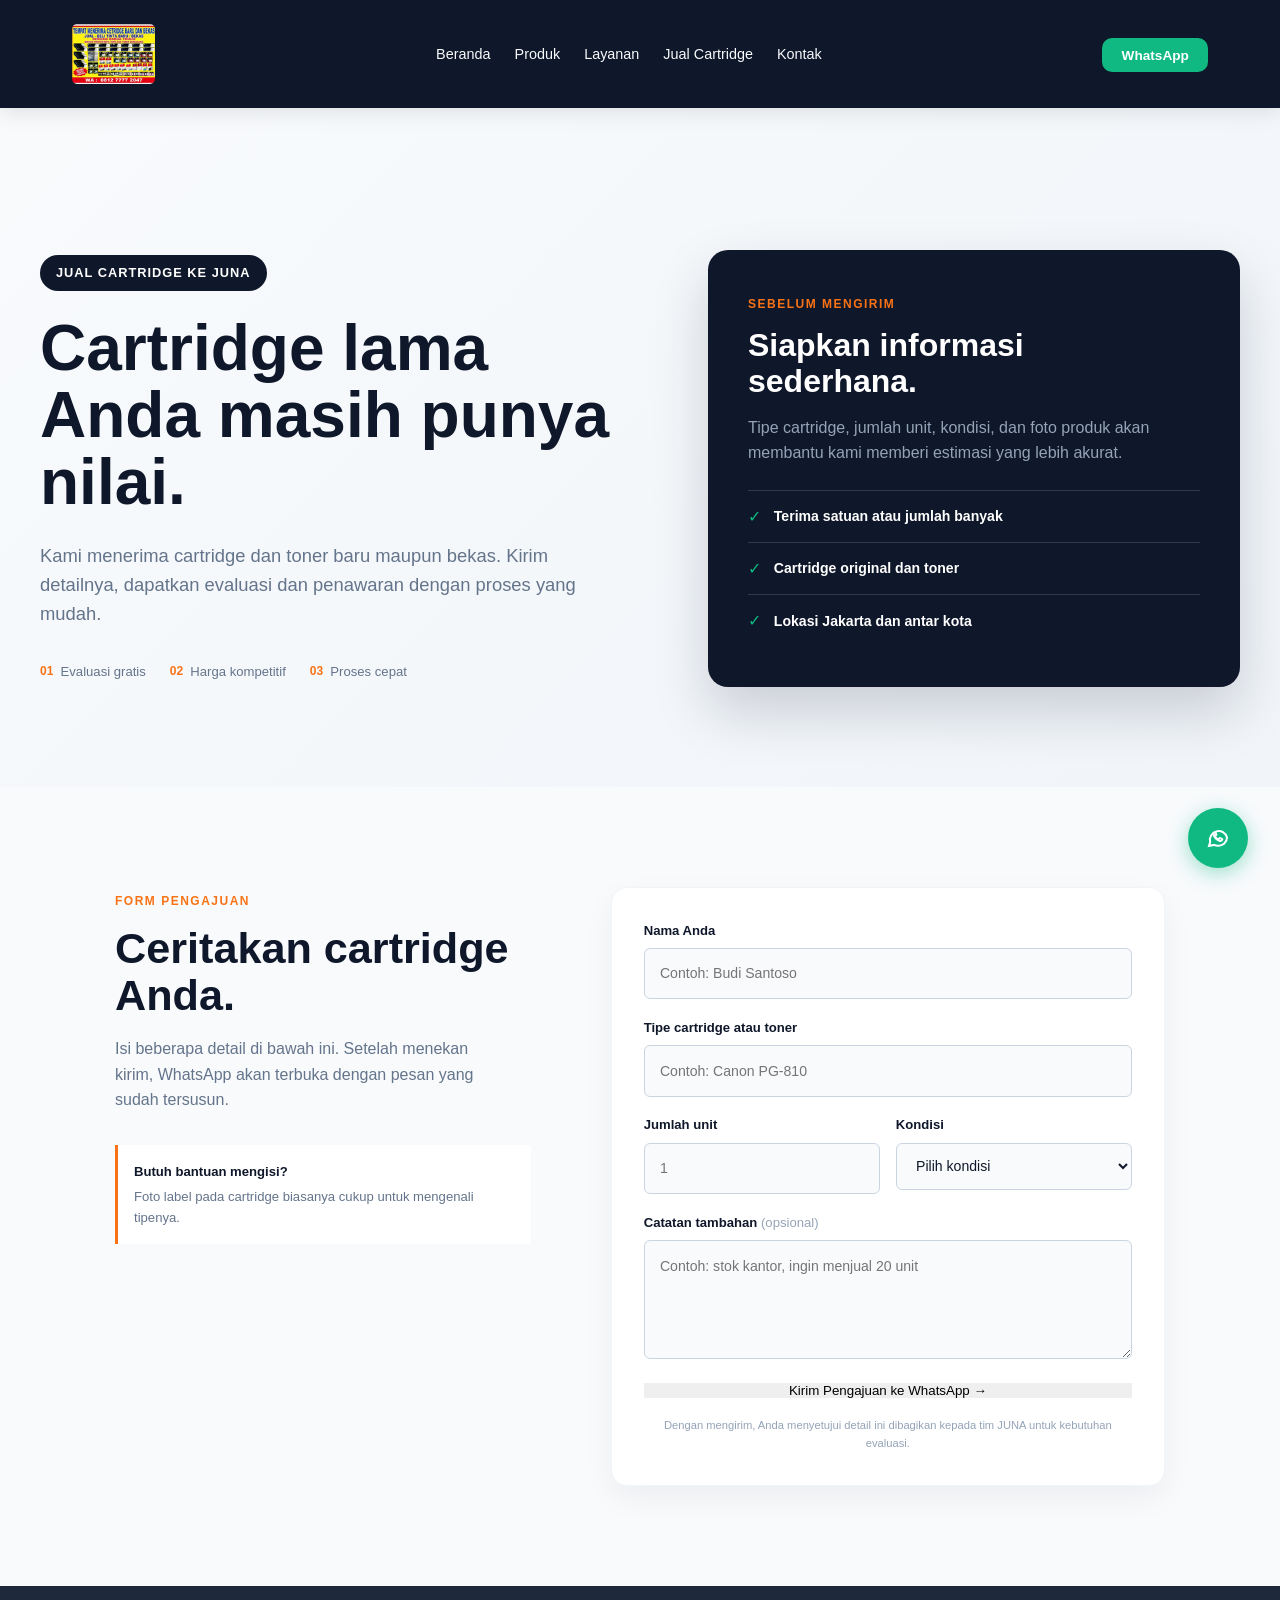
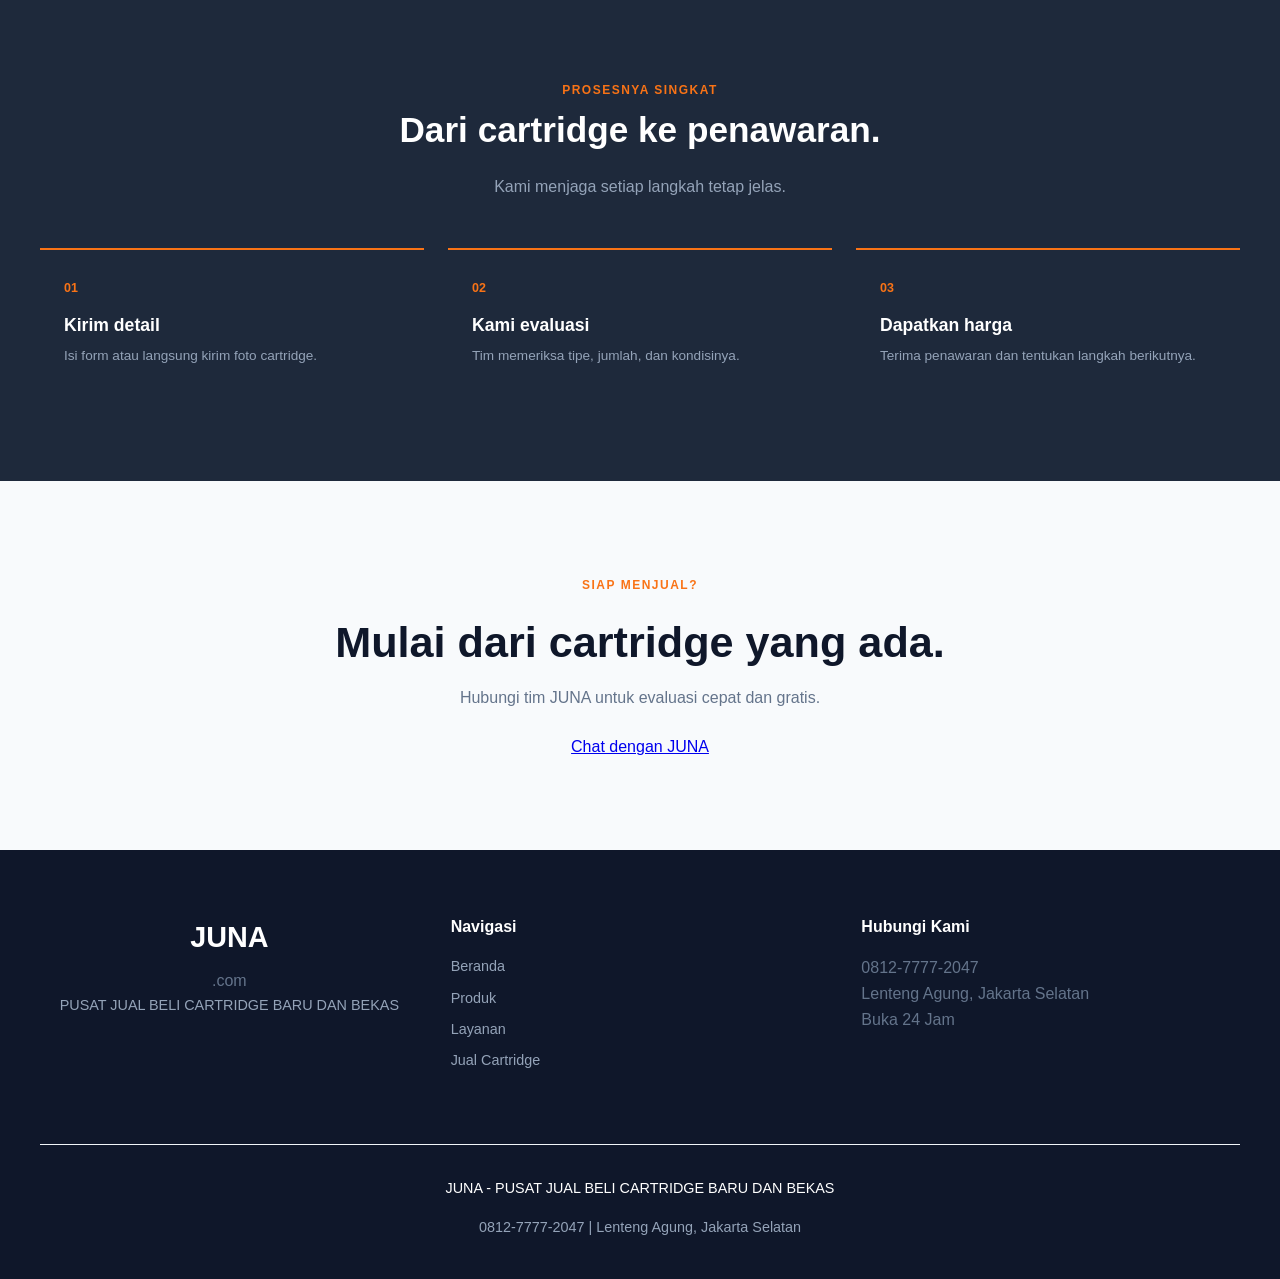
<file: jual.html>
<!doctype html>
<html lang="id">
  <head>
    <meta charset="UTF-8" />
    <meta name="viewport" content="width=device-width, initial-scale=1.0" />
    <title>Jual Cartridge &amp; Toner Bekas — Toko Tinta JUNA</title>
    <meta name="description" content="Toko Tinta JUNA - Jual cartridge dan toner bekas atau baru ke JUNA. Dapatkan evaluasi gratis, proses cepat, dan penawaran harga kompetitif via WhatsApp." />
    <link rel="canonical" href="https://toko-tinta.vercel.app/jual.html" />

    <meta property="og:title" content="Jual Cartridge &amp; Toner Bekas — Toko Tinta JUNA" />
    <meta property="og:description" content="Toko Tinta JUNA - Jual cartridge dan toner bekas atau baru ke JUNA. Evaluasi gratis, penawaran cepat, terima satuan dan borongan kantor." />
    <meta property="og:type" content="website" />
    <meta property="og:url" content="https://toko-tinta.vercel.app/jual.html" />
    <meta property="og:site_name" content="Toko Tinta JUNA" />
    <meta property="og:image" content="https://toko-tinta.vercel.app/foto_produk/WhatsApp%20Image%202026-08-31%20at%2017.33.35.jpeg" />

    <meta name="twitter:card" content="summary_large_image" />
    <meta name="twitter:title" content="Jual Cartridge &amp; Toner Bekas — Toko Tinta JUNA" />
    <meta name="twitter:description" content="Toko Tinta JUNA - Jual cartridge dan toner bekas ke JUNA. Evaluasi gratis dan harga kompetitif." />
    <meta name="twitter:image" content="https://toko-tinta.vercel.app/foto_produk/WhatsApp%20Image%202026-08-31%20at%2017.33.35.jpeg" />

    <link rel="stylesheet" href="css/nota.css" />
    <link rel="icon" type="image/png" href="favicon.png">
  </head>
  <body>
    <div class="floating-wa">
      <a
        href="https://wa.me/6281277772047"
        target="_blank" rel="noopener noreferrer"
        class="btn-whatsapp"
        aria-label="Chat WhatsApp JUNA"
        ><svg
          width="24"
          height="24"
          viewBox="0 0 24 24"
          fill="none"
          stroke="currentColor"
          stroke-width="2"
        >
          <path
            d="M21 11.5a8.38 8.38 0 0 1-9 8.3 8.5 8.5 0 0 1-4-.9L3 20l1.2-4a8.3 8.3 0 1 1 16.8-4.5z"
          />
          <path
            d="M8.5 9.5c.2 1.3 1.9 3 3.3 3.6.5.2.8.1 1.1-.2l.6-.7c.2-.2.4-.2.7-.1l1.8.8c.3.1.4.4.3.7-.3 1.1-1.3 1.5-2.2 1.3-3.1-.6-6-3.4-6.6-6.5-.2-.9.2-1.9 1.3-2.2.3-.1.6 0 .7.3l.8 1.8c.1.3.1.5-.1.7l-.7.6c-.3.2-.4.6-.2.9z"
          /></svg
      ></a>
    </div>
    <nav class="navbar">
      <div class="container">
        <a href="index.html" class="logo">
          <img src="favicon.png" alt="Logo JUNA" class="logo-img" />
        </a>
        <button class="nav-toggle" type="button" aria-label="Buka menu navigasi" aria-expanded="false">
          <span></span>
          <span></span>
          <span></span>
        </button>
        <ul class="nav-links">
          <li><a href="index.html">Beranda</a></li>
          <li><a href="produk.html">Produk</a></li>
          <li><a href="layanan.html">Layanan</a></li>
          <li><a href="jual.html">Jual Cartridge</a></li>
          <li><a href="kontak.html">Kontak</a></li>
        </ul>
        <div class="nav-cta">
          <a
            href="https://wa.me/6281277772047"
            class="btn-whatsapp"
            target="_blank" rel="noopener noreferrer"
            >WhatsApp</a
          >
        </div>
      </div>
    </nav>
    <main>
      <section class="sell-hero">
        <div class="container sell-hero-grid">
          <div class="sell-hero-copy">
            <span class="badge">Jual Cartridge ke JUNA</span>
            <h1>Cartridge lama Anda masih punya nilai.</h1>
            <p>
              Kami menerima cartridge dan toner baru maupun bekas. Kirim
              detailnya, dapatkan evaluasi dan penawaran dengan proses yang
              mudah.
            </p>
            <div class="sell-points">
              <span><strong>01</strong>Evaluasi gratis</span
              ><span><strong>02</strong>Harga kompetitif</span
              ><span><strong>03</strong>Proses cepat</span>
            </div>
          </div>
          <div class="sell-hero-note">
            <span class="eyebrow">SEBELUM MENGIRIM</span>
            <h2>Siapkan informasi sederhana.</h2>
            <p>
              Tipe cartridge, jumlah unit, kondisi, dan foto produk akan
              membantu kami memberi estimasi yang lebih akurat.
            </p>
            <div class="note-line">
              <span>&#10003;</span
              ><strong>Terima satuan atau jumlah banyak</strong>
            </div>
            <div class="note-line">
              <span>&#10003;</span><strong>Cartridge original dan toner</strong>
            </div>
            <div class="note-line">
              <span>&#10003;</span
              ><strong>Lokasi Jakarta dan antar kota</strong>
            </div>
          </div>
        </div>
      </section>

      <section class="sell-form-section" id="form-jual">
        <div class="container sell-layout">
          <div class="sell-form-intro">
            <span class="eyebrow">FORM PENGAJUAN</span>
            <h2>Ceritakan cartridge Anda.</h2>
            <p>
              Isi beberapa detail di bawah ini. Setelah menekan kirim, WhatsApp
              akan terbuka dengan pesan yang sudah tersusun.
            </p>
            <div class="sell-help">
              <strong>Butuh bantuan mengisi?</strong
              ><span
                >Foto label pada cartridge biasanya cukup untuk mengenali
                tipenya.</span
              >
            </div>
          </div>
          <form class="sell-form" id="sell-form">
            <div class="form-row">
              <label for="nama">Nama Anda</label
              ><input
                id="nama"
                name="nama"
                type="text"
                placeholder="Contoh: Budi Santoso"
                required
              />
            </div>
            <div class="form-row">
              <label for="produk-jual">Tipe cartridge atau toner</label
              ><input
                id="produk-jual"
                name="produk"
                type="text"
                placeholder="Contoh: Canon PG-810"
                required
              />
            </div>
            <div class="form-split">
              <div class="form-row">
                <label for="jumlah">Jumlah unit</label
                ><input
                  id="jumlah"
                  name="jumlah"
                  type="number"
                  min="1"
                  placeholder="1"
                  required
                />
              </div>
              <div class="form-row">
                <label for="kondisi">Kondisi</label
                ><select id="kondisi" name="kondisi" required>
                  <option value="" selected disabled>Pilih kondisi</option>
                  <option>Baru</option>
                  <option>Bekas, masih tersegel</option>
                  <option>Bekas, pernah dipakai</option>
                  <option>Tidak yakin</option>
                </select>
              </div>
            </div>
            <div class="form-row">
              <label for="catatan"
                >Catatan tambahan <span>(opsional)</span></label
              ><textarea
                id="catatan"
                name="catatan"
                rows="4"
                placeholder="Contoh: stok kantor, ingin menjual 20 unit"
              ></textarea>
            </div>
            <button class="btn btn-primary sell-submit" type="submit">
              Kirim Pengajuan ke WhatsApp
              <span aria-hidden="true">&#8594;</span>
            </button>
            <p class="form-caption">
              Dengan mengirim, Anda menyetujui detail ini dibagikan kepada tim
              JUNA untuk kebutuhan evaluasi.
            </p>
          </form>
        </div>
      </section>

      <section class="sell-process">
        <div class="container">
          <div class="section-title">
            <span class="eyebrow">PROSESNYA SINGKAT</span>
            <h2>Dari cartridge ke penawaran.</h2>
            <p>Kami menjaga setiap langkah tetap jelas.</p>
          </div>
          <div class="sell-process-grid">
            <div>
              <span>01</span>
              <h3>Kirim detail</h3>
              <p>Isi form atau langsung kirim foto cartridge.</p>
            </div>
            <div>
              <span>02</span>
              <h3>Kami evaluasi</h3>
              <p>Tim memeriksa tipe, jumlah, dan kondisinya.</p>
            </div>
            <div>
              <span>03</span>
              <h3>Dapatkan harga</h3>
              <p>Terima penawaran dan tentukan langkah berikutnya.</p>
            </div>
          </div>
        </div>
      </section>
      <section class="product-cta" id="kontak">
        <div class="container">
          <span class="eyebrow">SIAP MENJUAL?</span>
          <h2>Mulai dari cartridge yang ada.</h2>
          <p>Hubungi tim JUNA untuk evaluasi cepat dan gratis.</p>
          <a
            href="https://wa.me/6281277772047"
            class="btn-whatsapp"
            target="_blank" rel="noopener noreferrer"
            >Chat dengan JUNA</a
          >
        </div>
      </section>
    </main>
    <footer class="footer">
      <div class="container">
        <div class="grid">
          <div class="footer-brand">
            <span>JUNA</span>.com
            <p>PUSAT JUAL BELI CARTRIDGE BARU DAN BEKAS</p>
          </div>
          <div class="footer-links">
            <h3>Navigasi</h3>
            <a href="index.html">Beranda</a><a href="produk.html">Produk</a
            ><a href="layanan.html">Layanan</a
            ><a href="jual.html">Jual Cartridge</a>
          </div>
          <div class="footer-links">
            <h3>Hubungi Kami</h3>
            <p>0812-7777-2047</p>
            <p>Lenteng Agung, Jakarta Selatan</p>
            <p>Buka 24 Jam</p>
          </div>
        </div>
        <div class="footer-bottom">
          <p>JUNA - PUSAT JUAL BELI CARTRIDGE BARU DAN BEKAS</p>
          <p>0812-7777-2047 | Lenteng Agung, Jakarta Selatan</p>
        </div>
      </div>
    </footer>
    <script src="script.js"></script>
  </body>
</html>
</file>
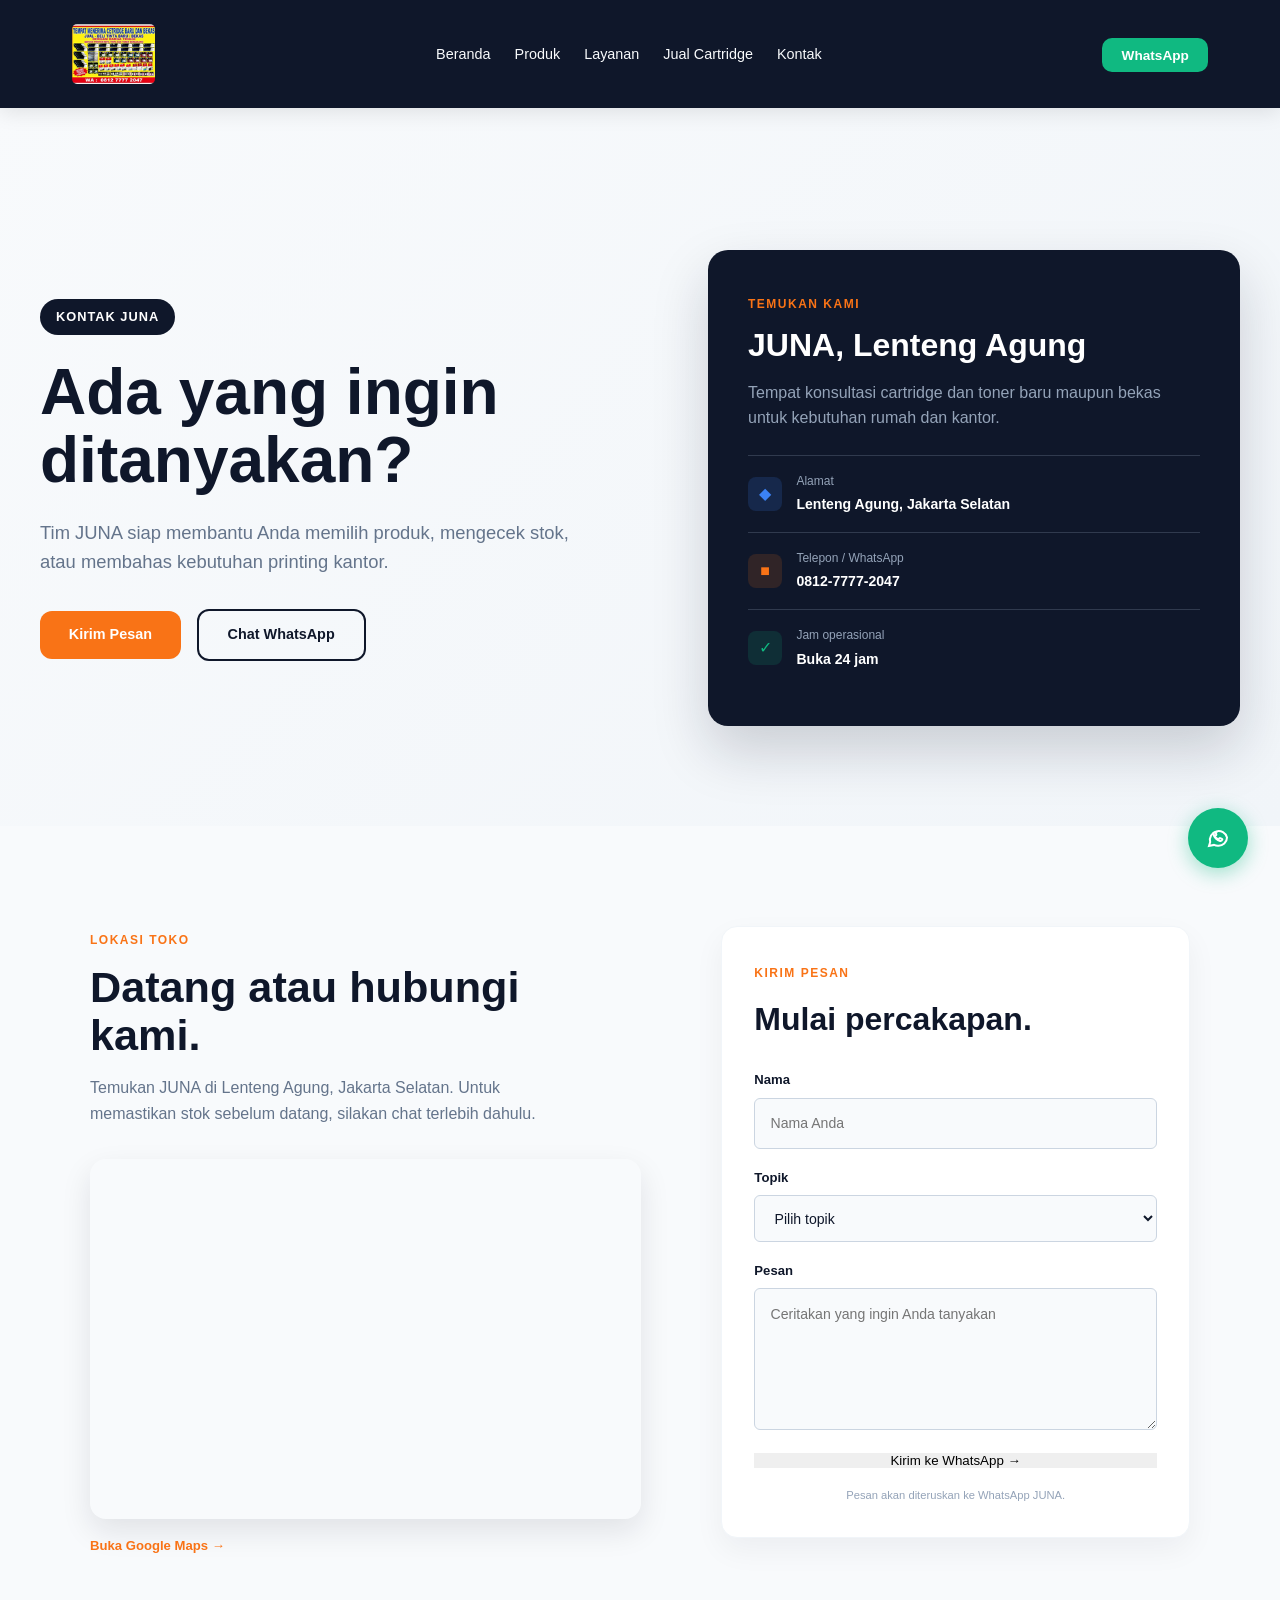
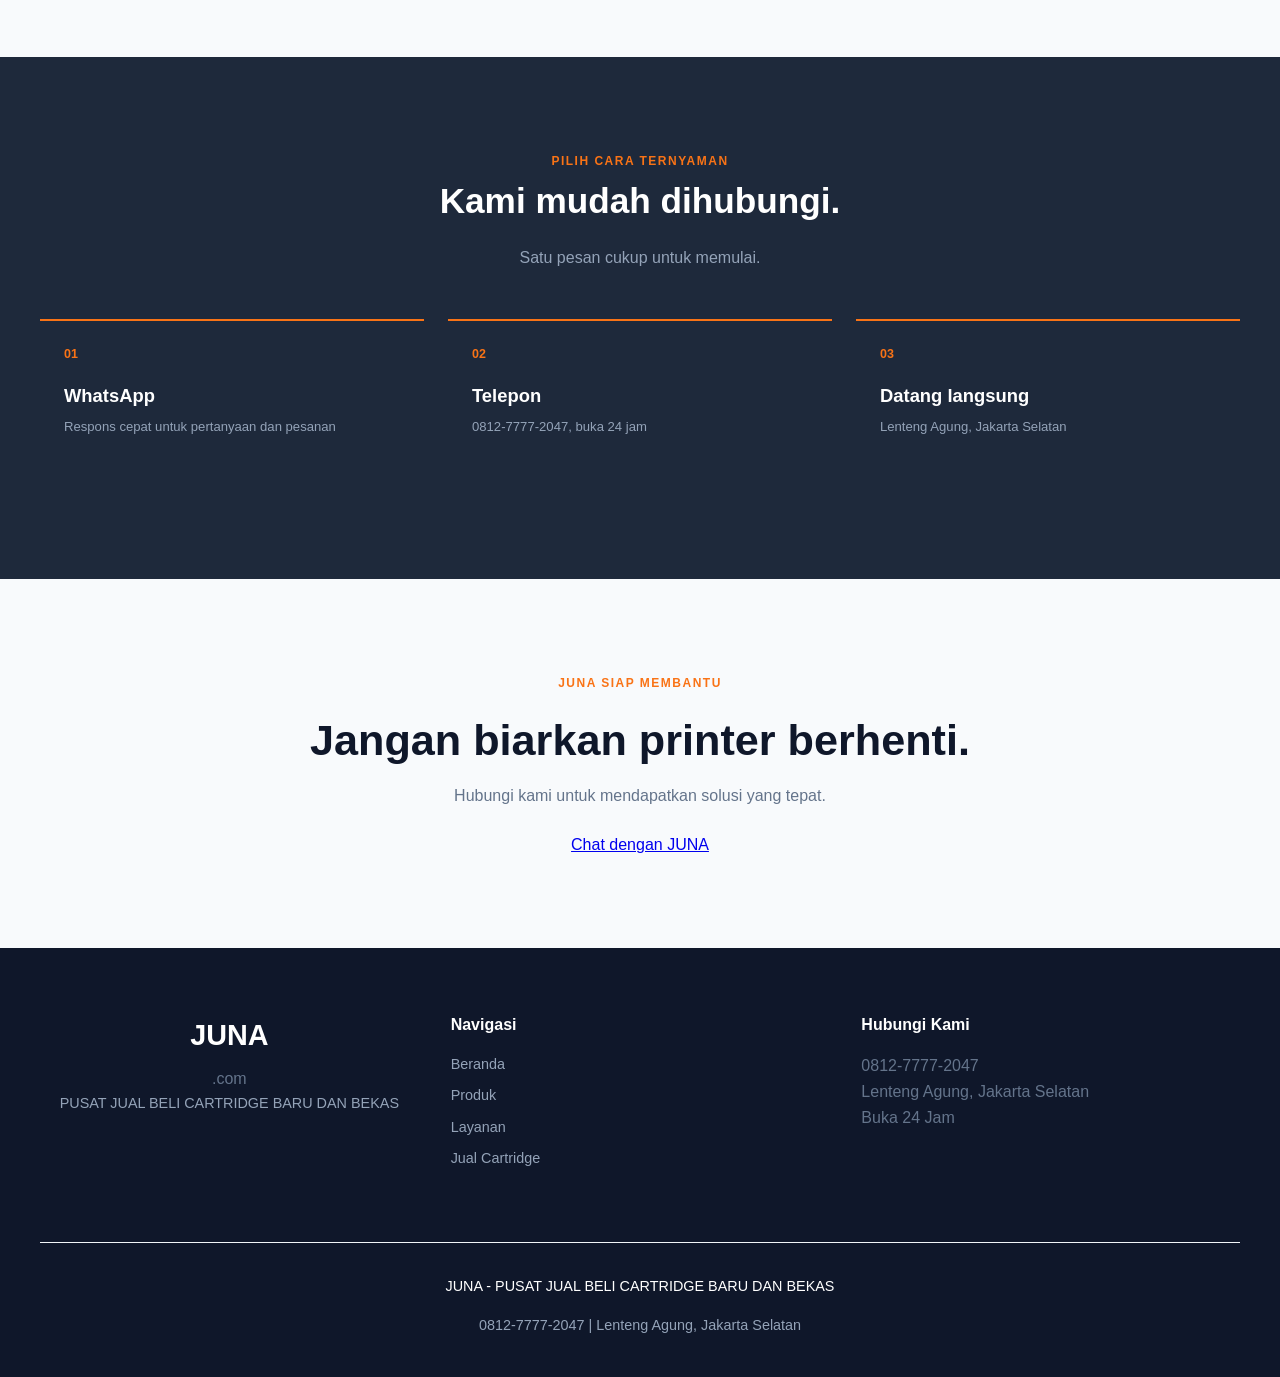
<file: kontak.html>
<!doctype html>
<html lang="id">
  <head>
    <meta charset="UTF-8" />
    <meta name="viewport" content="width=device-width, initial-scale=1.0" />
    <title>Kontak &amp; Lokasi — Toko Tinta JUNA</title>
    <meta name="description" content="Toko Tinta JUNA - Hubungi JUNA di Lenteng Agung, Jakarta Selatan. Konsultasi cartridge, cek stok, atau jual toner bekas via WhatsApp 0812-7777-2047, buka 24 jam." />
    <link rel="canonical" href="https://toko-tinta.vercel.app/kontak.html" />

    <meta property="og:title" content="Kontak &amp; Lokasi — Toko Tinta JUNA" />
    <meta property="og:description" content="Toko Tinta JUNA - Hubungi JUNA di Lenteng Agung, Jakarta Selatan. WhatsApp 0812-7777-2047. Buka 24 jam." />
    <meta property="og:type" content="website" />
    <meta property="og:url" content="https://toko-tinta.vercel.app/kontak.html" />
    <meta property="og:site_name" content="Toko Tinta JUNA" />
    <meta property="og:image" content="https://toko-tinta.vercel.app/foto_produk/WhatsApp%20Image%202026-08-31%20at%2017.33.35.jpeg" />

    <meta name="twitter:card" content="summary_large_image" />
    <meta name="twitter:title" content="Kontak &amp; Lokasi — Toko Tinta JUNA" />
    <meta name="twitter:description" content="Toko Tinta JUNA - Hubungi JUNA di Lenteng Agung, Jakarta Selatan. Buka 24 jam." />
    <meta name="twitter:image" content="https://toko-tinta.vercel.app/foto_produk/WhatsApp%20Image%202026-08-31%20at%2017.33.35.jpeg" />

    <link rel="stylesheet" href="css/nota.css" />
    <link rel="icon" type="image/png" href="favicon.png">
  </head>
  <body>
    <div class="floating-wa">
      <a
        href="https://wa.me/6281277772047"
        target="_blank" rel="noopener noreferrer"
        class="btn-whatsapp"
        aria-label="Chat WhatsApp JUNA"
        ><svg
          width="24"
          height="24"
          viewBox="0 0 24 24"
          fill="none"
          stroke="currentColor"
          stroke-width="2"
        >
          <path
            d="M21 11.5a8.38 8.38 0 0 1-9 8.3 8.5 8.5 0 0 1-4-.9L3 20l1.2-4a8.3 8.3 0 1 1 16.8-4.5z"
          />
          <path
            d="M8.5 9.5c.2 1.3 1.9 3 3.3 3.6.5.2.8.1 1.1-.2l.6-.7c.2-.2.4-.2.7-.1l1.8.8c.3.1.4.6.3.7-.3 1.1-1.3 1.5-2.2 1.3-3.1-.6-6-3.4-6.6-6.5-.2-.9.2-1.9 1.3-2.2-.3-.1.6 0 .7.3l.8 1.8c.1.3.1.5-.1.7l-.7.6c-.3.2-.4.6-.2.9z"
          /></svg
      ></a>
    </div>
    <nav class="navbar">
      <div class="container">
        <a href="index.html" class="logo">
          <img src="favicon.png" alt="Logo JUNA" class="logo-img" />
        </a><button
          class="nav-toggle"
          type="button"
          aria-label="Buka menu navigasi"
          aria-expanded="false"
        >
          <span></span><span></span><span></span>
        </button>
        <ul class="nav-links">
          <li><a href="index.html">Beranda</a></li>
          <li><a href="produk.html">Produk</a></li>
          <li><a href="layanan.html">Layanan</a></li>
          <li><a href="jual.html">Jual Cartridge</a></li>
          <li><a href="kontak.html">Kontak</a></li>
        </ul>
        <div class="nav-cta">
          <a
            href="https://wa.me/6281277772047"
            class="btn-whatsapp"
            target="_blank" rel="noopener noreferrer"
            >WhatsApp</a
          >
        </div>
      </div>
    </nav>
    <main>
      <section class="contact-hero">
        <div class="container contact-hero-grid">
          <div class="contact-hero-copy">
            <span class="badge">Kontak JUNA</span>
            <h1>Ada yang ingin ditanyakan?</h1>
            <p>
              Tim JUNA siap membantu Anda memilih produk, mengecek stok, atau
              membahas kebutuhan printing kantor.
            </p>
            <div class="hero-cta">
              <a href="#pesan" class="btn btn-primary">Kirim Pesan</a
              ><a
                href="https://wa.me/6281277772047"
                class="btn btn-secondary"
                target="_blank" rel="noopener noreferrer"
                >Chat WhatsApp</a
              >
            </div>
          </div>
          <div class="contact-info-card">
            <span class="eyebrow">TEMUKAN KAMI</span>
            <h2>JUNA, Lenteng Agung</h2>
            <p>
              Tempat konsultasi cartridge dan toner baru maupun bekas untuk
              kebutuhan rumah dan kantor.
            </p>
            <div class="contact-detail">
              <span class="contact-detail-icon">&#9670;</span>
              <div>
                <small>Alamat</small
                ><strong>Lenteng Agung, Jakarta Selatan</strong>
              </div>
            </div>
            <div class="contact-detail">
              <span class="contact-detail-icon orange-icon">&#9632;</span>
              <div>
                <small>Telepon / WhatsApp</small><strong>0812-7777-2047</strong>
              </div>
            </div>
            <div class="contact-detail">
              <span class="contact-detail-icon green-icon">&#10003;</span>
              <div>
                <small>Jam operasional</small><strong>Buka 24 jam</strong>
              </div>
            </div>
          </div>
        </div>
      </section>

      <section class="contact-main" id="pesan">
        <div class="container contact-layout">
          <div class="contact-map-wrap">
            <div class="contact-section-heading">
              <span class="eyebrow">LOKASI TOKO</span>
              <h2>Datang atau hubungi kami.</h2>
              <p>
                Temukan JUNA di Lenteng Agung, Jakarta Selatan. Untuk memastikan
                stok sebelum datang, silakan chat terlebih dahulu.
              </p>
            </div>
            <div class="contact-map">
              <iframe
                src="https://www.google.com/maps?q=-6.3328429,106.835168&hl=id&z=17&output=embed"
                title="Lokasi JUNA di Lenteng Agung"
                loading="lazy"
                referrerpolicy="no-referrer-when-downgrade"
              ></iframe>
            </div>
            <a
              href="https://www.google.com/maps/place/6%C2%B019'58.2%22S+106%C2%B050'06.6%22E/@-6.3328429,106.8325931,17z"
              class="map-link"
              target="_blank" rel="noopener noreferrer"
              >Buka Google Maps &#8594;</a
            >
          </div>
          <form class="contact-form" id="contact-form">
            <span class="eyebrow">KIRIM PESAN</span>
            <h2>Mulai percakapan.</h2>
            <div class="form-row">
              <label for="contact-nama">Nama</label
              ><input
                id="contact-nama"
                name="nama"
                type="text"
                placeholder="Nama Anda"
                required
              />
            </div>
            <div class="form-row">
              <label for="contact-topik">Topik</label
              ><select id="contact-topik" name="topik" required>
                <option value="" selected disabled>Pilih topik</option>
                <option>Cek stok produk</option>
                <option>Konsultasi printer</option>
                <option>Jual cartridge</option>
                <option>Pesanan kantor</option>
                <option>Lainnya</option>
              </select>
            </div>
            <div class="form-row">
              <label for="contact-pesan">Pesan</label
              ><textarea
                id="contact-pesan"
                name="pesan"
                rows="5"
                placeholder="Ceritakan yang ingin Anda tanyakan"
                required
              ></textarea>
            </div>
            <button class="btn btn-primary contact-submit" type="submit">
              Kirim ke WhatsApp <span aria-hidden="true">&#8594;</span>
            </button>
            <p class="form-caption">Pesan akan diteruskan ke WhatsApp JUNA.</p>
          </form>
        </div>
      </section>

      <section class="contact-channels">
        <div class="container">
          <div class="section-title">
            <span class="eyebrow">PILIH CARA TERNYAMAN</span>
            <h2>Kami mudah dihubungi.</h2>
            <p>Satu pesan cukup untuk memulai.</p>
          </div>
          <div class="channel-grid">
            <a href="https://wa.me/6281277772047" target="_blank" rel="noopener noreferrer"
              ><span>01</span><strong>WhatsApp</strong
              ><small>Respons cepat untuk pertanyaan dan pesanan</small></a
            ><a href="tel:+6281277772047"
              ><span>02</span><strong>Telepon</strong
              ><small>0812-7777-2047, buka 24 jam</small></a
            ><a
              href="https://www.google.com/maps/place/6%C2%B019'58.2%22S+106%C2%B050'06.6%22E/@-6.3328429,106.8325931,17z"
              target="_blank" rel="noopener noreferrer"
              ><span>03</span><strong>Datang langsung</strong
              ><small>Lenteng Agung, Jakarta Selatan</small></a
            >
          </div>
        </div>
      </section>
      <section class="product-cta">
        <div class="container">
          <span class="eyebrow">JUNA SIAP MEMBANTU</span>
          <h2>Jangan biarkan printer berhenti.</h2>
          <p>Hubungi kami untuk mendapatkan solusi yang tepat.</p>
          <a
            href="https://wa.me/6281277772047"
            class="btn-whatsapp"
            target="_blank" rel="noopener noreferrer"
            >Chat dengan JUNA</a
          >
        </div>
      </section>
    </main>
    <footer class="footer">
      <div class="container">
        <div class="grid">
          <div class="footer-brand">
            <span>JUNA</span>.com
            <p>PUSAT JUAL BELI CARTRIDGE BARU DAN BEKAS</p>
          </div>
          <div class="footer-links">
            <h3>Navigasi</h3>
            <a href="index.html">Beranda</a><a href="produk.html">Produk</a
            ><a href="layanan.html">Layanan</a
            ><a href="jual.html">Jual Cartridge</a>
          </div>
          <div class="footer-links">
            <h3>Hubungi Kami</h3>
            <p>0812-7777-2047</p>
            <p>Lenteng Agung, Jakarta Selatan</p>
            <p>Buka 24 Jam</p>
          </div>
        </div>
        <div class="footer-bottom">
          <p>JUNA - PUSAT JUAL BELI CARTRIDGE BARU DAN BEKAS</p>
          <p>0812-7777-2047 | Lenteng Agung, Jakarta Selatan</p>
        </div>
      </div>
    </footer>
    <script src="script.js"></script>
  </body>
</html>
</file>
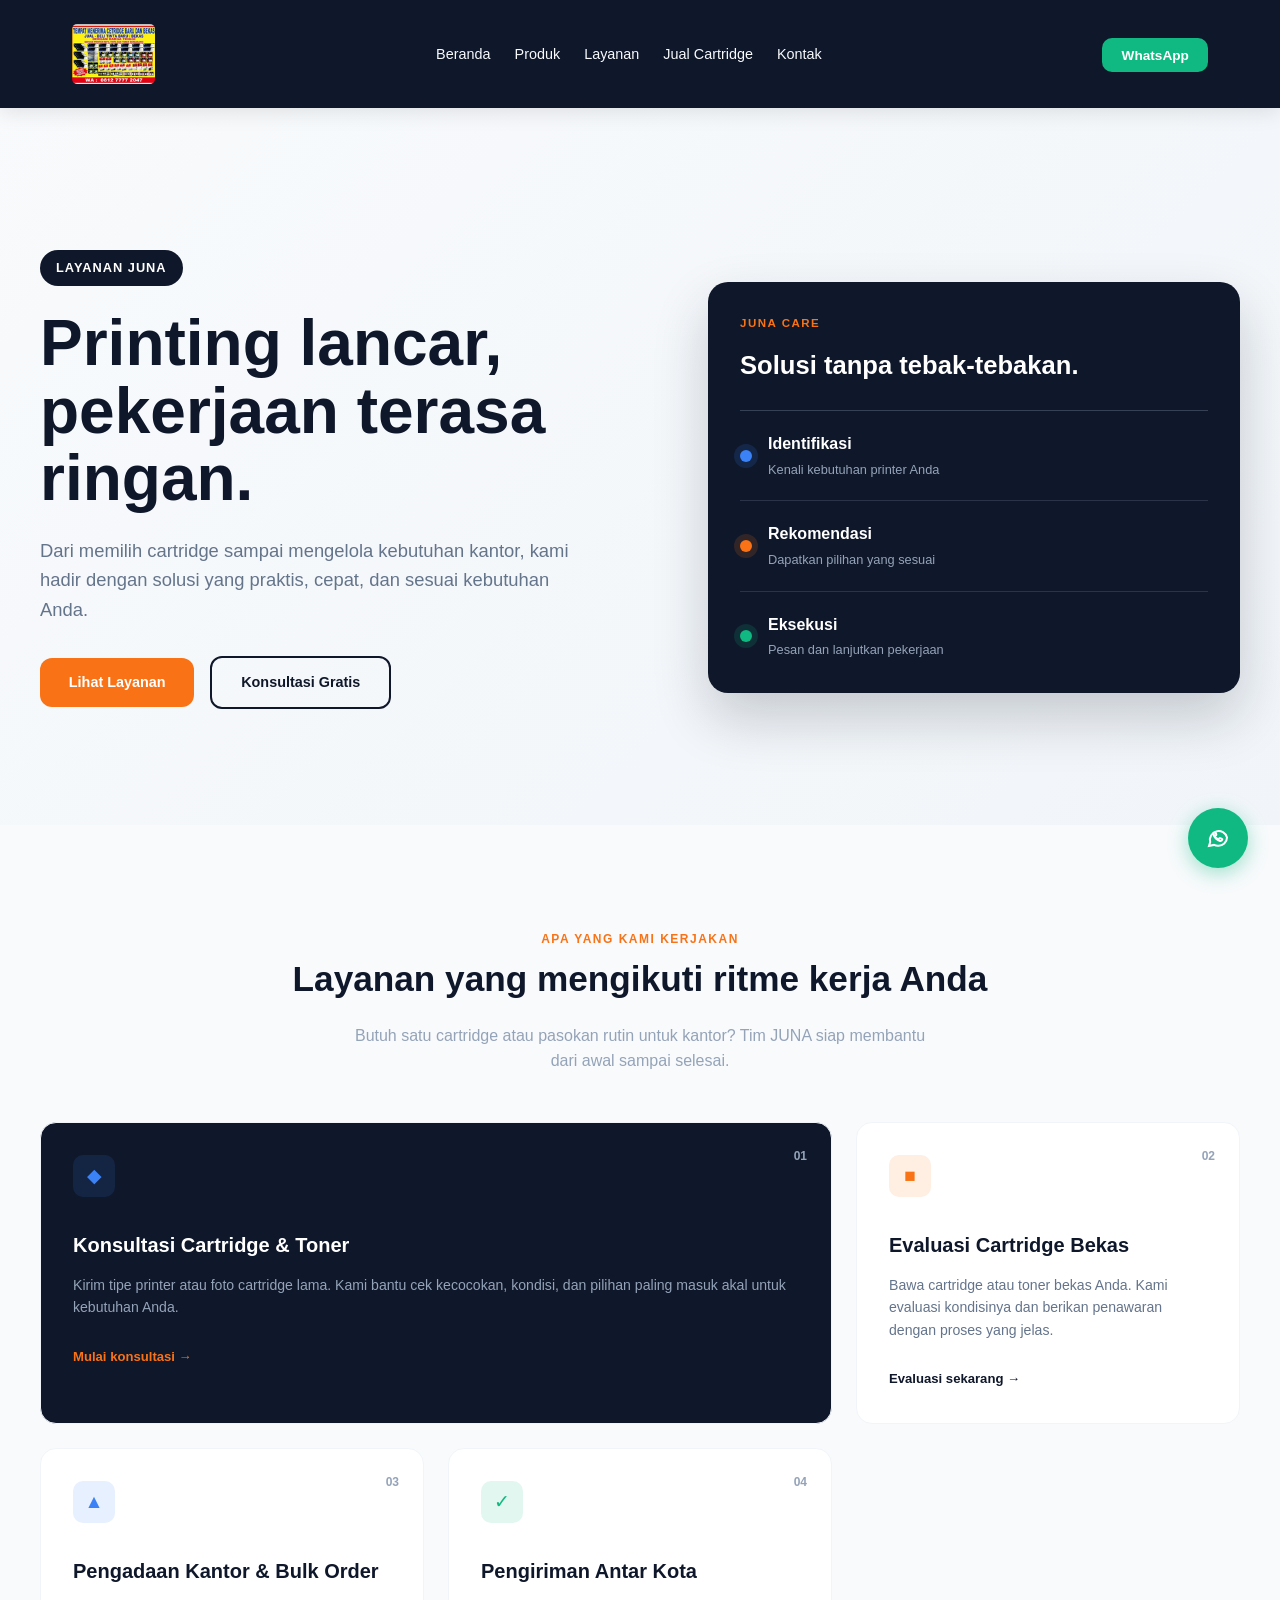
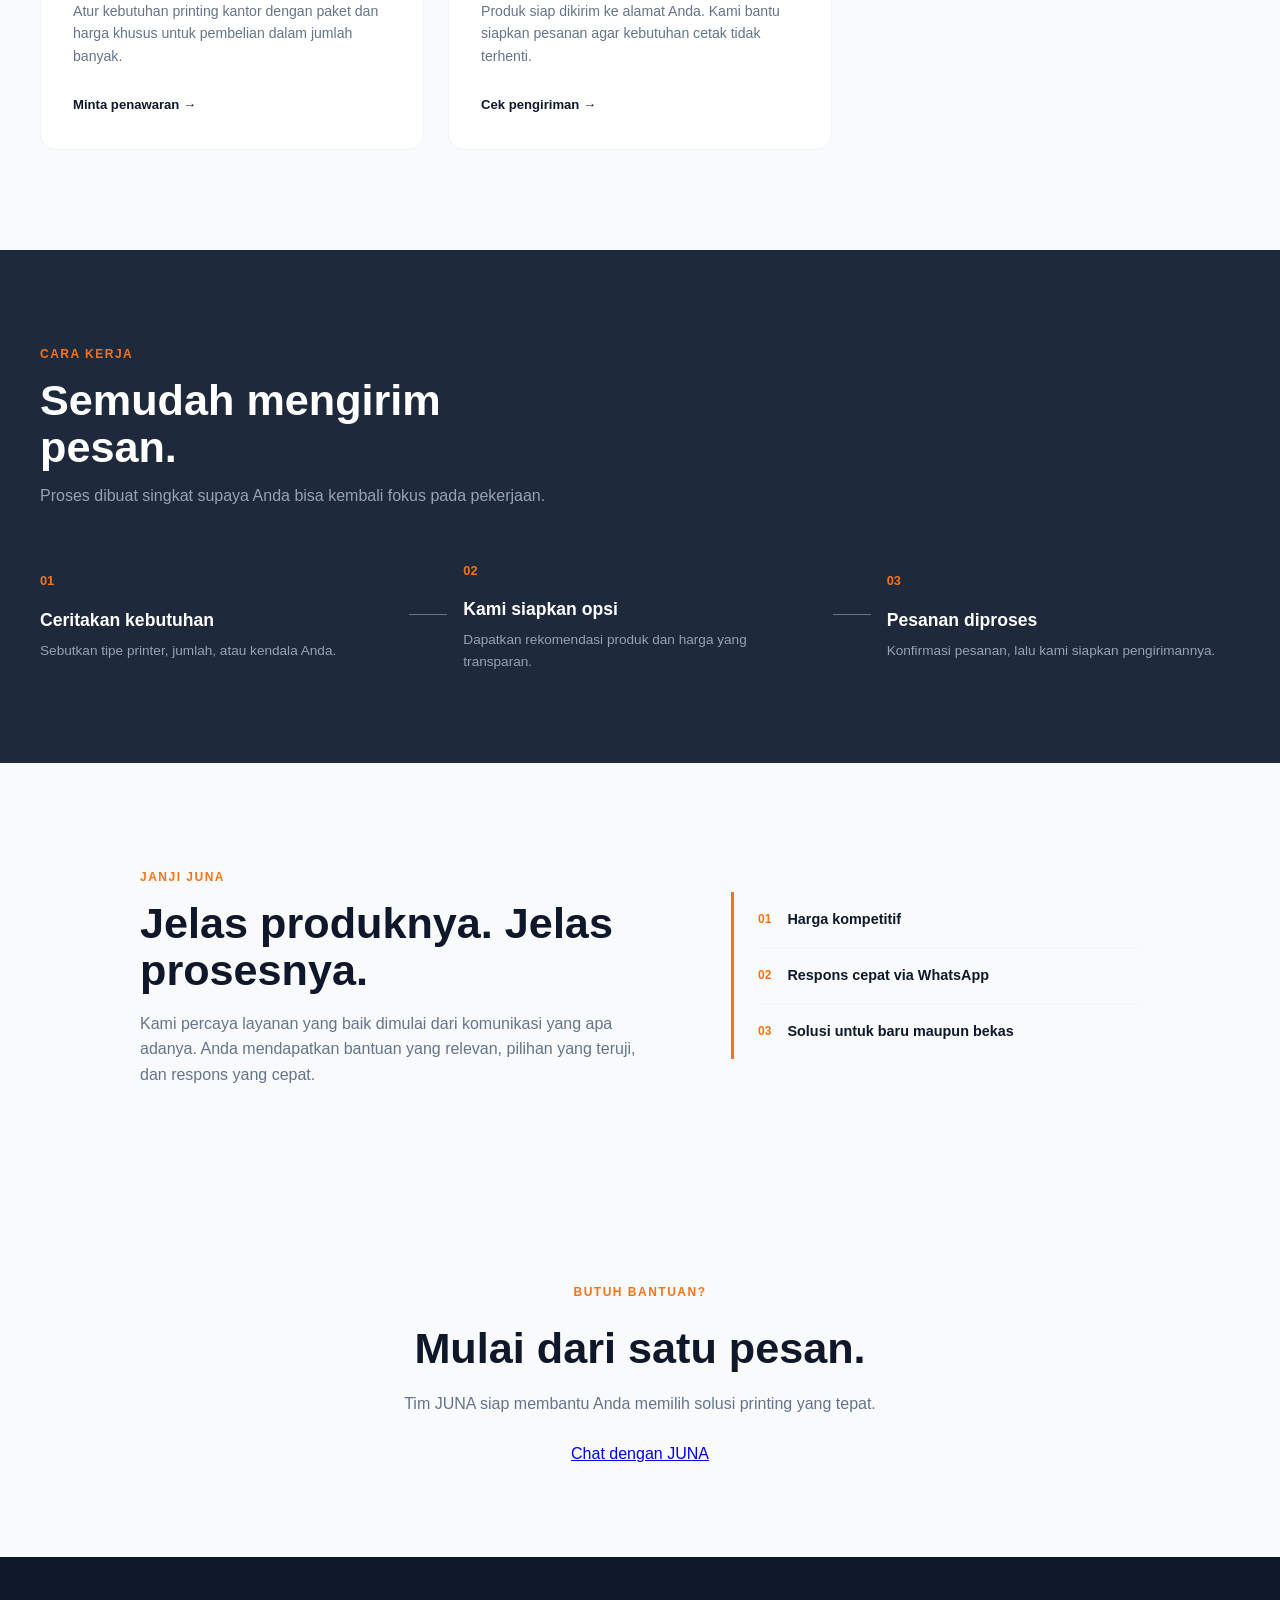
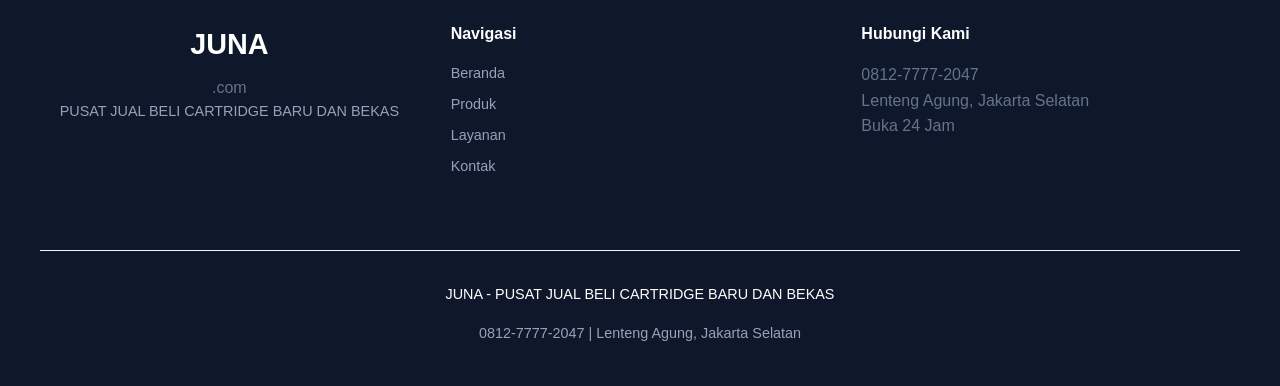
<file: layanan.html>
<!doctype html>
<html lang="id">
  <head>
    <meta charset="UTF-8" />
    <meta name="viewport" content="width=device-width, initial-scale=1.0" />
    <title>Layanan Tinta &amp; Cartridge — Toko Tinta JUNA</title>
    <meta name="description" content="Toko Tinta JUNA - Layanan konsultasi cartridge, evaluasi cartridge dan toner bekas, pengadaan bulk order kantor, dan pengiriman antar kota oleh JUNA." />
    <link rel="canonical" href="https://toko-tinta.vercel.app/layanan.html" />

    <meta property="og:title" content="Layanan Tinta &amp; Cartridge — Toko Tinta JUNA" />
    <meta property="og:description" content="Toko Tinta JUNA - Layanan konsultasi cartridge, evaluasi bekas, dan pengadaan kantor oleh JUNA di Jakarta Selatan." />
    <meta property="og:type" content="website" />
    <meta property="og:url" content="https://toko-tinta.vercel.app/layanan.html" />
    <meta property="og:site_name" content="Toko Tinta JUNA" />
    <meta property="og:image" content="https://toko-tinta.vercel.app/foto_produk/WhatsApp%20Image%202026-08-31%20at%2017.33.35.jpeg" />

    <meta name="twitter:card" content="summary_large_image" />
    <meta name="twitter:title" content="Layanan Tinta &amp; Cartridge — Toko Tinta JUNA" />
    <meta name="twitter:description" content="Toko Tinta JUNA - Layanan konsultasi cartridge, evaluasi cartridge dan toner bekas, dan bulk order oleh JUNA." />
    <meta name="twitter:image" content="https://toko-tinta.vercel.app/foto_produk/WhatsApp%20Image%202026-08-31%20at%2017.33.35.jpeg" />

    <link rel="stylesheet" href="css/nota.css" />
    <link rel="icon" type="image/png" href="favicon.png">
  </head>
  <body>
    <div class="floating-wa">
      <a
        href="https://wa.me/6281277772047"
        target="_blank" rel="noopener noreferrer"
        class="btn-whatsapp"
        aria-label="Chat WhatsApp JUNA"
        ><svg
          width="24"
          height="24"
          viewBox="0 0 24 24"
          fill="none"
          stroke="currentColor"
          stroke-width="2"
        >
          <path
            d="M21 11.5a8.38 8.38 0 0 1-9 8.3 8.5 8.5 0 0 1-4-.9L3 20l1.2-4a8.3 8.3 0 1 1 16.8-4.5z"
          />
          <path
            d="M8.5 9.5c.2 1.3 1.9 3 3.3 3.6.5.2.8.1 1.1-.2l.6-.7c.2-.2.4-.2.7-.1l1.8.8c.3.1.4.4.3.7-.3 1.1-1.3 1.5-2.2 1.3-3.1-.6-6-3.4-6.6-6.5-.2-.9.2-1.9 1.3-2.2.3-.1.6 0 .7.3l.8 1.8c.1.3.1.5-.1.7l-.7.6c-.3.2-.4.6-.2.9z"
          /></svg
      ></a>
    </div>
    <nav class="navbar">
          <div class="container">
        <a href="index.html" class="logo">
          <img src="favicon.png" alt="Logo JUNA" class="logo-img" />
        </a>
        <button class="nav-toggle" type="button" aria-label="Buka menu navigasi" aria-expanded="false">
          <span></span>
          <span></span>
          <span></span>
        </button>
    <ul class="nav-links">
      <li><a href="index.html">Beranda</a></li>
      <li><a href="produk.html">Produk</a></li>
      <li><a href="layanan.html">Layanan</a></li>
      <li><a href="jual.html">Jual Cartridge</a></li>
      <li><a href="kontak.html">Kontak</a></li>
    </ul>
        <div class="nav-cta">
          <a
            href="https://wa.me/6281277772047"
            class="btn-whatsapp"
            target="_blank" rel="noopener noreferrer"
            >WhatsApp</a
          >
        </div>
      </div>
    </nav>
    <main>
      <section class="service-hero">
        <div class="container service-hero-grid">
          <div class="service-hero-copy">
            <span class="badge">Layanan JUNA</span>
            <h1>Printing lancar, pekerjaan terasa ringan.</h1>
            <p>
              Dari memilih cartridge sampai mengelola kebutuhan kantor, kami
              hadir dengan solusi yang praktis, cepat, dan sesuai kebutuhan
              Anda.
            </p>
            <div class="hero-cta">
              <a href="#layanan-utama" class="btn btn-primary">Lihat Layanan</a
              ><a
                href="https://wa.me/6281277772047"
                class="btn btn-secondary"
                target="_blank" rel="noopener noreferrer"
                >Konsultasi Gratis</a
              >
            </div>
          </div>
          <div class="service-hero-panel">
            <div class="service-panel-top">
              <span>JUNA CARE</span><strong>Solusi tanpa tebak-tebakan.</strong>
            </div>
            <div class="service-panel-line">
              <span class="service-panel-dot"></span>
              <div>
                <strong>Identifikasi</strong
                ><small>Kenali kebutuhan printer Anda</small>
              </div>
            </div>
            <div class="service-panel-line">
              <span class="service-panel-dot orange"></span>
              <div>
                <strong>Rekomendasi</strong
                ><small>Dapatkan pilihan yang sesuai</small>
              </div>
            </div>
            <div class="service-panel-line">
              <span class="service-panel-dot green"></span>
              <div>
                <strong>Eksekusi</strong
                ><small>Pesan dan lanjutkan pekerjaan</small>
              </div>
            </div>
          </div>
        </div>
      </section>
      <section class="services-main" id="layanan-utama">
        <div class="container">
          <div class="section-title">
            <span class="eyebrow">APA YANG KAMI KERJAKAN</span>
            <h2>Layanan yang mengikuti ritme kerja Anda</h2>
            <p>
              Butuh satu cartridge atau pasokan rutin untuk kantor? Tim JUNA
              siap membantu dari awal sampai selesai.
            </p>
          </div>
          <div class="service-card-grid">
            <article class="service-card service-card-large">
              <div class="service-number">01</div>
              <div class="service-icon">&#9670;</div>
              <h3>Konsultasi Cartridge &amp; Toner</h3>
              <p>
                Kirim tipe printer atau foto cartridge lama. Kami bantu cek
                kecocokan, kondisi, dan pilihan paling masuk akal untuk
                kebutuhan Anda.
              </p>
              <a
                href="https://wa.me/6281277772047?text=Halo%20JUNA,%20saya%20ingin%20konsultasi%20cartridge"
                target="_blank" rel="noopener noreferrer"
                >Mulai konsultasi &#8594;</a
              >
            </article>
            <article class="service-card">
              <div class="service-number">02</div>
              <div class="service-icon orange-icon">&#9632;</div>
              <h3>Evaluasi Cartridge Bekas</h3>
              <p>
                Bawa cartridge atau toner bekas Anda. Kami evaluasi kondisinya
                dan berikan penawaran dengan proses yang jelas.
              </p>
              <a
                href="https://wa.me/6281277772047?text=Halo%20JUNA,%20saya%20ingin%20evaluasi%20cartridge%20bekas"
                target="_blank" rel="noopener noreferrer"
                >Evaluasi sekarang &#8594;</a
              >
            </article>
            <article class="service-card">
              <div class="service-number">03</div>
              <div class="service-icon blue-icon">&#9650;</div>
              <h3>Pengadaan Kantor &amp; Bulk Order</h3>
              <p>
                Atur kebutuhan printing kantor dengan paket dan harga khusus
                untuk pembelian dalam jumlah banyak.
              </p>
              <a
                href="https://wa.me/6281277772047?text=Halo%20JUNA,%20saya%20ingin%20penawaran%20bulk%20order"
                target="_blank" rel="noopener noreferrer"
                >Minta penawaran &#8594;</a
              >
            </article>
            <article class="service-card">
              <div class="service-number">04</div>
              <div class="service-icon green-icon">&#10003;</div>
              <h3>Pengiriman Antar Kota</h3>
              <p>
                Produk siap dikirim ke alamat Anda. Kami bantu siapkan pesanan
                agar kebutuhan cetak tidak terhenti.
              </p>
              <a
                href="https://wa.me/6281277772047?text=Halo%20JUNA,%20saya%20ingin%20cek%20pengiriman"
                target="_blank" rel="noopener noreferrer"
                >Cek pengiriman &#8594;</a
              >
            </article>
          </div>
        </div>
      </section>
      <section class="service-process">
        <div class="container">
          <div class="process-heading">
            <span class="eyebrow">CARA KERJA</span>
            <h2>Semudah mengirim pesan.</h2>
            <p>
              Proses dibuat singkat supaya Anda bisa kembali fokus pada
              pekerjaan.
            </p>
          </div>
          <div class="process-grid">
            <div class="process-item">
              <span>01</span>
              <h3>Ceritakan kebutuhan</h3>
              <p>Sebutkan tipe printer, jumlah, atau kendala Anda.</p>
            </div>
            <div class="process-connector"></div>
            <div class="process-item">
              <span>02</span>
              <h3>Kami siapkan opsi</h3>
              <p>Dapatkan rekomendasi produk dan harga yang transparan.</p>
            </div>
            <div class="process-connector"></div>
            <div class="process-item">
              <span>03</span>
              <h3>Pesanan diproses</h3>
              <p>Konfirmasi pesanan, lalu kami siapkan pengirimannya.</p>
            </div>
          </div>
        </div>
      </section>
      <section class="service-promise">
        <div class="container promise-grid">
          <div>
            <span class="eyebrow">JANJI JUNA</span>
            <h2>Jelas produknya. Jelas prosesnya.</h2>
            <p>
              Kami percaya layanan yang baik dimulai dari komunikasi yang apa
              adanya. Anda mendapatkan bantuan yang relevan, pilihan yang
              teruji, dan respons yang cepat.
            </p>
          </div>
          <div class="promise-list">
            <div><strong>01</strong><span>Harga kompetitif</span></div>
            <div>
              <strong>02</strong><span>Respons cepat via WhatsApp</span>
            </div>
            <div>
              <strong>03</strong><span>Solusi untuk baru maupun bekas</span>
            </div>
          </div>
        </div>
      </section>
      <section class="product-cta" id="kontak">
        <div class="container">
          <span class="eyebrow">BUTUH BANTUAN?</span>
          <h2>Mulai dari satu pesan.</h2>
          <p>Tim JUNA siap membantu Anda memilih solusi printing yang tepat.</p>
          <a
            href="https://wa.me/6281277772047"
            class="btn-whatsapp"
            target="_blank" rel="noopener noreferrer"
            >Chat dengan JUNA</a
          >
        </div>
      </section>
    </main>
    <footer class="footer">
      <div class="container">
        <div class="grid">
          <div class="footer-brand">
            <span>JUNA</span>.com
            <p>PUSAT JUAL BELI CARTRIDGE BARU DAN BEKAS</p>
          </div>
          <div class="footer-links">
            <h3>Navigasi</h3>
            <a href="index.html">Beranda</a><a href="produk.html">Produk</a
            ><a href="layanan.html">Layanan</a><a href="kontak.html">Kontak</a>
          </div>
          <div class="footer-links">
            <h3>Hubungi Kami</h3>
            <p>0812-7777-2047</p>
            <p>Lenteng Agung, Jakarta Selatan</p>
            <p>Buka 24 Jam</p>
          </div>
        </div>
        <div class="footer-bottom">
          <p>JUNA - PUSAT JUAL BELI CARTRIDGE BARU DAN BEKAS</p>
          <p>0812-7777-2047 | Lenteng Agung, Jakarta Selatan</p>
        </div>
      </div>
    </footer>
    <script src="script.js"></script>
  </body>
</html>
</file>
<file: css/nota.css>
/*!
 * JUNA - PUSAT JUAL BELI CARTRIDGE BARU DAN BEKAS
 * Modern ecommerce frontend demo
 * Color palette: Navy deep, Sky Blue, Orange accent, Cool Gray,
 *                 Warm White, Soft Slate, Muted Gray, Sage Green (WhatsApp)
 * Inspired by Cliento SaaS Landing Page design language
 */

* {

:focus-visible {
  outline: 2px solid var(--orange);
  outline-offset: 2px;
}
  margin: 0;
  padding: 0;
  box-sizing: border-box;
}

:root {
  --navy: #0f172a;
  --navy-light: #1e293b;
  --blue: #3b82f6;
  --orange: #f97316;
  --off-white: #f8fafc;
  --white: #ffffff;
  --slate: #64748b;
  --gray: #94a3b8;
  --green-wa: #10b981;
  --light-bg: #f1f5f9;
  --transition: 0.3s ease;
  --transition-fast: 0.2s ease;
}

/* Page setup */
html {
  font-family: "Inter", "Segoe UI", Tahoma, Geneva, Verdana, sans-serif;
  scroll-behavior: smooth;
}

body {
  background-color: var(--off-white);
  color: var(--slate);
  line-height: 1.6;
}

/* ---------- Navbar ---------- */
.navbar {
  background: var(--navy);
  padding: 1.5rem 0;
  position: fixed;
  width: 100%;
  top: 0;
  z-index: 1000;
  box-shadow: 0 4px 20px rgba(0, 0, 0, 0.3);
  backdrop-filter: blur(10px);
}

.navbar .container {
  max-width: 1200px;
  margin: 0 auto;
  padding: 0 2rem;
  display: flex;
  justify-content: space-between;
  align-items: center;
}

.logo {
  font-size: 1.8rem;
  font-weight: 800;
  color: var(--white);
  text-decoration: none;
  letter-spacing: 1px;
  font-weight: 900;
}

.logo span {
  color: var(--orange);
}
.logo-img {
    height: 60px;
    width: auto;
    display: block;
    object-fit: contain;
    border-radius: 5px;
}
.nav-links {
  display: flex;
  gap: 1.5rem;
  list-style: none;
}

.nav-toggle {
  display: none;
  width: 48px;
  height: 48px;
  border: 1px solid rgba(255, 255, 255, 0.2);
  border-radius: 12px;
  background: rgba(255, 255, 255, 0.04);
  cursor: pointer;
  padding: 0.75rem 0.6rem;
  align-items: center;
  justify-content: center;
  flex-direction: column;
  gap: 0.35rem;
}

.nav-toggle span {
  display: block;
  width: 22px;
  height: 2px;
  border-radius: 2px;
  background: var(--white);
  transition: all 0.3s ease;
}

.nav-toggle.is-open span:nth-child(1) {
  transform: translateY(6px) rotate(45deg);
}

.nav-toggle.is-open span:nth-child(2) {
  opacity: 0;
}

.nav-toggle.is-open span:nth-child(3) {
  transform: translateY(-6px) rotate(-45deg);
}

.nav-links a {
  color: var(--off-white);
  text-decoration: none;
  font-weight: 500;
  font-size: 0.9rem;
  transition: var(--transition);
  position: relative;
}

.nav-links a:hover {
  color: var(--orange);
}

.nav-links a::after {
  content: "";
  position: absolute;
  width: 0;
  height: 2px;
  bottom: -4px;
  left: 0;
  background: var(--orange);
  transition: var(--transition);
}

.nav-links a:hover::after {
  width: 100%;
}

.nav-cta .btn-whatsapp {
  background: var(--green-wa);
  color: var(--white);
  padding: 0.6rem 1.2rem;
  border-radius: 10px;
  text-decoration: none;
  font-weight: 600;
  font-size: 0.85rem;
  transition: var(--transition);
}

.nav-cta .btn-whatsapp:hover {
  background: #059669;
  transform: translateY(-2px);
}

/* ---------- Hero ---------- */
.hero {
  padding: 160px 2rem 80px;
  background: var(--off-white);
  margin-top: 80px;
  position: relative;
  overflow: hidden;
}

.hero .container {
  max-width: 1200px;
  margin: 0 auto;
  padding: 0 2rem;
  display: grid;
  grid-template-columns: 1.1fr 0.9fr;
  gap: 3rem;
  align-items: center;
}

.hero-content h1 {
  font-size: 3.5rem;
  font-weight: 800;
  color: var(--navy);
  line-height: 1.1;
  margin-bottom: 1.25rem;
}

.hero-content h1 span {
  color: var(--orange);
  font-weight: 900;
}

.hero-content p {
  font-size: 1.15rem;
  color: var(--gray);
  margin-bottom: 2rem;
  max-width: 500px;
  line-height: 1.6;
}

.badge {
  display: inline-block;
  background: var(--navy);
  color: var(--white);
  padding: 0.5rem 1rem;
  border-radius: 20px;
  font-size: 0.8rem;
  font-weight: 600;
  margin-bottom: 1.5rem;
  text-transform: uppercase;
  letter-spacing: 1px;
}

.hero-cta .btn {
  display: inline-block;
  padding: 0.8rem 1.8rem;
  border-radius: 12px;
  font-weight: 600;
  font-size: 0.9rem;
  margin-right: 1rem;
  margin-bottom: 1rem;
  transition: var(--transition);
  text-decoration: none;
}

.hero-cta .btn-primary {
  background: var(--orange);
  color: var(--white);
}

.hero-cta .btn-primary:hover {
  background: #ea580c;
  transform: translateY(-2px);
  box-shadow: 0 5px 15px rgba(249, 115, 22, 0.3);
}

.hero-cta .btn-secondary {
  background: transparent;
  color: var(--navy);
  border: 2px solid var(--navy);
}

.hero-cta .btn-secondary:hover {
  background: var(--navy);
  color: var(--white);
}

/* Hero imagery */
.hero-img {
  position: relative;
  min-height: 450px;
  border-radius: 16px;
  overflow: hidden;
}

.hero-img img {
  width: 100%;
  height: 100%;
  object-fit: cover;
  border-radius: 16px;
  transition: var(--transition-fast);
}

.hero-img img:hover {
  transform: scale(1.02);
}

/* Floating WhatsApp button */
.floating-wa {
  position: fixed;
  bottom: 2rem;
  right: 2rem;
  z-index: 100;
}

.floating-wa .btn-whatsapp {
  background: var(--green-wa);
  color: var(--white);
  width: 60px;
  height: 60px;
  border-radius: 50%;
  display: flex;
  align-items: center;
  justify-content: center;
  box-shadow: 0 5px 20px rgba(16, 185, 129, 0.4);
  transition: var(--transition);
}

.floating-wa .btn-whatsapp:hover {
  transform: translateY(-3px) scale(1.1);
  box-shadow: 0 8px 25px rgba(16, 185, 129, 0.5);
}

/* ---------- CTA Section ---------- */
.cta-section {
  padding: 80px 2rem;
  background: var(--navy);
  text-align: center;
}

.cta-section .container {
  max-width: 600px;
  margin: 0 auto;
}

.cta-section h2 {
  font-size: 2.5rem;
  color: var(--white);
  margin-bottom: 1rem;
  font-weight: 800;
}

.cta-section p {
  color: var(--gray);
  margin-bottom: 2rem;
  font-size: 1.1rem;
}

.cta-section .btn-whatsapp {
  display: inline-block;
  padding: 1rem 2.5rem;
  background: var(--green-wa);
  color: var(--white);
  border-radius: 12px;
  font-weight: 700;
  font-size: 1.1rem;
  text-decoration: none;
  transition: var(--transition);
}

.cta-section .btn-whatsapp:hover {
  background: #059669;
  transform: translateY(-2px);
  box-shadow: 0 5px 15px rgba(16, 185, 129, 0.4);
}

/* ---------- Product Showcase ---------- */
.produk-showcase {
  padding: 80px 2rem;
  background: var(--off-white);
}

.produk-showcase .container {
  max-width: 1200px;
  margin: 0 auto;
  padding: 0 2rem;
}

.section-title {
  text-align: center;
  margin-bottom: 3rem;
}

.section-title h2 {
  font-size: 2.2rem;
  color: var(--navy);
  margin-bottom: 1rem;
  font-weight: 800;
}

.section-title p {
  color: var(--gray);
  max-width: 600px;
  margin: 0 auto;
}

.produk-kondisi .section-title h2 {
  color: var(--white);
}

.produk-kondisi .section-title p {
  color: var(--gray);
}

.showcase-grid {
  display: grid;
  grid-template-columns: repeat(auto-fit, minmax(320px, 1fr));
  gap: 2rem;
  margin-top: 2.5rem;
}

.showcase-card {
  background: var(--white);
  border-radius: 16px;
  overflow: hidden;
  box-shadow: 0 8px 20px rgba(0, 0, 0, 0.04);
  transition: var(--transition);
  border: 1px solid var(--light-bg);
}

.showcase-card:hover {
  transform: translateY(-4px);
  box-shadow: 0 12px 24px rgba(0, 0, 0, 0.08);
}

.showcase-img {
  height: 280px;
  background: var(--light-bg);
  position: relative;
  overflow: hidden;
}

.showcase-img img {
  width: 100%;
  height: 100%;
  object-fit: cover;
  display: block;
  transition: var(--transition);
}

.showcase-card:hover .showcase-img img {
  transform: scale(1.03);
}

.showcase-info {
  padding: 1.5rem;
  display: flex;
  flex-direction: column;
  gap: 0.5rem;
}

.showcase-info h3 {
  font-size: 1.2rem;
  color: var(--navy);
  margin-bottom: 0.25rem;
}

.showcase-info .kondisi {
  display: inline-block;
  padding: 0.25rem 0.6rem;
  border-radius: 4px;
  font-size: 0.75rem;
  font-weight: 600;
  text-transform: uppercase;
  letter-spacing: 0.5px;
  line-height: 1;
}

.kondisi.baru {
  background: rgba(16, 185, 129, 0.1);
  color: var(--green-wa);
}

.kondisi.bekas {
  background: rgba(249, 115, 22, 0.1);
  color: var(--orange);
}

/* ---------- Produk Baru vs Bekas ---------- */
.produk-kondisi {
  padding: 80px 2rem;
  background: var(--navy);
}

.produk-kondisi .container {
  max-width: 1200px;
  margin: 0 auto;
  padding: 0 2rem;
}

.kondisi-grid {
  display: grid;
  grid-template-columns: repeat(auto-fit, minmax(280px, 1fr));
  gap: 2rem;
  margin-top: 2.5rem;
}

.kondisi-card {
  padding: 2.5rem 2rem;
  border-radius: 16px;
  text-align: center;
  transition: var(--transition);
}

.kondisi-card.baru {
  background: var(--white);
  border: 1px solid var(--light-bg);
}

.kondisi-card.baru:hover {
  transform: translateY(-4px);
  box-shadow: 0 12px 24px rgba(0, 0, 0, 0.08);
}

.kondisi-card.bekas {
  background: var(--navy-light);
  color: var(--white);
  border: 1px solid rgba(255,255,255,0.1);
}

.kondisi-card.bekas:hover {
  transform: translateY(-4px);
  box-shadow: 0 12px 24px rgba(0, 0, 0, 0.15);
}


.kondisi-badge {
  display: inline-block;
  padding: 0.5rem 0.9rem;
  border-radius: 6px;
  font-size: 0.8rem;
  font-weight: 600;
  text-transform: uppercase;
  letter-spacing: 0.5px;
  margin-bottom: 0.75rem;
  vertical-align: middle;
  line-height: 1;
}

.kondisi-badge.baru {
  background: var(--green-wa);
  color: var(--white);
}

.kondisi-badge.bekas {
  background: var(--orange);
  color: var(--white);
}

.kondisi-card h3 {
  font-size: 1.5rem;
  margin-bottom: 0.75rem;
}

.kondisi-card.baru h3 {
  color: var(--navy);
}

.kondisi-card.bekas h3 {
  color: var(--white);
}

.kondisi-card.baru p {
  color: var(--gray);
  margin-bottom: 1.5rem;
  font-size: 0.95rem;
}

.kondisi-card.bekas p {
  color: rgba(255,255,255,0.85);
  margin-bottom: 1.5rem;
  font-size: 0.95rem;
}

.kondisi-card .btn-small {
  display: inline-block;
  padding: 0.75rem 1.5rem;
  background: var(--orange);
  color: var(--white);
  border-radius: 12px;
  font-size: 0.875rem;
  font-weight: 600;
  text-decoration: none;
  transition: var(--transition);
}

.kondisi-card .btn-small:hover {
  background: #ea580c;
  transform: translateY(-2px);
}

/* ---------- Keunggulan Toko ---------- */
.keunggulan {
  padding: 80px 2rem;
  background: var(--off-white);
}

.keunggulan .container {
  max-width: 1200px;
  margin: 0 auto;
  padding: 0 2rem;
}

.keunggulan-grid {
  display: grid;
  grid-template-columns: 1fr 1fr;
  gap: 2rem;
  margin-top: 2.5rem;
}

.keunggulan-card {
  padding: 2rem 1.75rem;
  background: var(--white);
  border-radius: 16px;
  text-align: center;
  border: 1px solid var(--light-bg);
  transition: var(--transition);
}

.keunggulan-card.featured {
  grid-row: span 2;
  display: flex;
  flex-direction: column;
  justify-content: center;
}

.keunggulan-card:hover {
  transform: translateY(-4px);
  box-shadow: 0 12px 24px rgba(0, 0, 0, 0.08);
}

.keunggulan-icon {
  width: 56px;
  height: 56px;
  border-radius: 12px;
  display: inline-flex;
  align-items: center;
  justify-content: center;
  margin-bottom: 1rem;
  background: var(--light-bg);
  color: var(--navy);
}

.keunggulan-card h3 {
  font-size: 1.35rem;
  color: var(--navy);
  margin-bottom: 0.75rem;
}

.keunggulan-card p {
  color: var(--gray);
  font-size: 0.9rem;
  line-height: 1.6;
  margin-bottom: 1.25rem;
}

.keunggulan-card .btn-small {
  display: inline-block;
  padding: 0.65rem 1.25rem;
  background: var(--orange);
  color: var(--white);
  border-radius: 10px;
  font-size: 0.85rem;
  font-weight: 600;
  text-decoration: none;
  transition: var(--transition);
}

.keunggulan-card .btn-small:hover {
  background: #ea580c;
  transform: translateY(-2px);
}

@media (max-width: 768px) {
  .keunggulan-grid {
    grid-template-columns: 1fr;
  }

  .keunggulan-card.featured {
    grid-row: auto;
  }
}

.promo {
  padding: 80px 2rem;
  background: var(--off-white);
}

.promo .container {
  max-width: 1200px;
  margin: 0 auto;
  padding: 0 2rem;
}

.section-title {
  text-align: center;
  margin-bottom: 3rem;
}

.section-title h2 {
  font-size: 2.2rem;
  color: var(--navy);
  margin-bottom: 1rem;
  font-weight: 800;
}

.section-title p {
  color: var(--gray);
  max-width: 600px;
  margin: 0 auto;
}

.promo-grid {
  display: grid;
  grid-template-columns: repeat(auto-fit, minmax(250px, 1fr));
  gap: 2rem;
  margin-top: 2.5rem;
}

.promo-card {
  background: var(--white);
  border-radius: 16px;
  padding: 1.75rem;
  text-align: center;
  border: 1px solid var(--light-bg);
  transition: var(--transition);
}

.promo-card:hover {
  transform: translateY(-4px);
  box-shadow: 0 20px 40px rgba(0, 0, 0, 0.08);
}

.promo-badge {
  display: inline-block;
  padding: 0.5rem 1rem;
  background: var(--orange);
  color: var(--white);
  border-radius: 20px;
  font-size: 0.8rem;
  font-weight: 600;
  text-transform: uppercase;
  letter-spacing: 1px;
  margin-bottom: 1rem;
}

.promo-card h3 {
  font-size: 1.2rem;
  margin-bottom: 1rem;
  color: var(--navy);
}

.promo-card p {
  color: var(--gray);
  margin-bottom: 1.5rem;
  font-size: 0.9rem;
}

/* ---------- Lokasi ---------- */
.lokasi {
  padding: 80px 2rem;
  background: var(--navy);
}

.lokasi .container {
  max-width: 1200px;
  margin: 0 auto;
  padding: 0 2rem;
}

.lokasi .section-title h2 {
  color: var(--white);
}

.lokasi .section-title p {
  color: var(--gray);
}

.lokasi-grid {
  display: grid;
  grid-template-columns: 1fr 1fr;
  gap: 3rem;
  margin-top: 2.5rem;
  align-items: start;
}

.lokasi-info h3 {
  font-size: 1.75rem;
  color: var(--white);
  margin-bottom: 1rem;
}

.lokasi-info address {
  font-style: normal;
  color: var(--white);
  line-height: 1.8;
  margin-bottom: 1rem;
  font-size: 1rem;
}

.jam-buka {
  display: inline-block;
  padding: 0.5rem 1rem;
  background: var(--orange);
  color: var(--white);
  border-radius: 8px;
  font-size: 0.85rem;
  font-weight: 600;
  margin-bottom: 1rem;
}

.lokasi-note {
  color: var(--gray);
  font-size: 0.9rem;
  line-height: 1.6;
}

.lokasi-maps {
  height: 450px;
  border-radius: 16px;
  overflow: hidden;
  border: 1px solid rgba(255,255,255,0.1);
}

.lokasi-maps iframe {
  width: 100%;
  height: 100%;
  display: block;
}

@media (max-width: 768px) {
  .lokasi-grid {
    grid-template-columns: 1fr;
  }

  .lokasi-maps {
    height: 350px;
  }
}

/* ---------- Akhir CTA ---------- */
.akhir-cta {
  padding: 80px 2rem;
  background: var(--navy);
  text-align: center;
}

.akhir-cta .container {
  max-width: 600px;
  margin: 0 auto;
}

.akhir-cta h2 {
  font-size: 2.5rem;
  color: var(--white);
  margin-bottom: 1rem;
  font-weight: 800;
}

.akhir-cta p {
  color: var(--gray);
  margin-bottom: 2rem;
  font-size: 1.1rem;
}

/* ---------- Footer ---------- */
.footer {
  background: var(--navy);
  padding: 4rem 2rem 2rem;
}

.footer .container {
  max-width: 1200px;
  margin: 0 auto;
}
.footer .grid {
  display: grid;
  grid-template-columns: repeat(auto-fit, minmax(250px, 1fr));
  gap: 2rem;
  align-items: start;
}

.footer-brand {
  display: flex;
  flex-direction: column;
  align-items: center;
  margin-bottom: 3rem;
}

.footer-brand span {
  font-size: 1.8rem;
  font-weight: 800;
  color: var(--white);
  margin-bottom: 0.5rem;
}

.footer-brand p {
  color: var(--gray);
  margin-bottom: 0;
  font-size: 0.9rem;
}

.footer-links {
  margin-bottom: 2rem;
}

.footer-links h3 {
  color: var(--white);
  margin-bottom: 1rem;
  font-size: 1rem;
}

.footer-links a {
  color: var(--gray);
  text-decoration: none;
  font-size: 0.9rem;
  margin-bottom: 0.5rem;
  display: block;
}

.footer-links a:hover {
  color: var(--orange);
}

.socials a {
  width: 40px;
  height: 40px;
  background: var(--green-wa);
  border-radius: 50%;
  display: flex;
  align-items: center;
  justify-content: center;
  margin-right: 0.5rem;
  transition: var(--transition);
}

.socials a:hover {
  transform: translateY(-2px);
}

.footer-bottom {
  padding-top: 2rem;
  border-top: 1px solid var(--light-bg);
  margin-top: 2rem;
  text-align: center;
}

.footer-bottom p {
  color: var(--gray);
  font-size: 0.9rem;
  margin-bottom: 0.5rem;
}

.footer-bottom p:first-child {
  color: var(--white);
  margin-bottom: 1rem;
}

/* ---------- Responsive ---------- */
@media (max-width: 1200px) {
  .hero .container {
    gap: 3rem;
  }
}

@media (max-width: 992px) {
  .hero .container {
    grid-template-columns: 1fr;
    gap: 3rem;
  }

  .hero-img {
    order: -1;
    margin-top: 3rem;
  }

  .hero-content h1 {
    font-size: 2.8rem;
  }

  .keunggulan-grid,
  .kondisi-grid,
  .promo-grid,
  .showcase-grid {
    grid-template-columns: repeat(auto-fit, minmax(1fr, 1fr));
  }

  .footer .grid {
    grid-template-columns: 1fr 1fr;
    gap: 2rem;
  }
}

@media (max-width: 768px) {
  .navbar .container {
    flex-wrap: wrap;
    gap: 0.75rem 1rem;
  }

  .nav-toggle {
    display: flex;
    margin-left: auto;
  }

  .nav-links {
    display: none;
    width: 100%;
    flex-direction: column;
    justify-content: center;
    align-items: center;
    gap: 0.8rem;
    padding: 1rem 0 0.5rem;
    background: rgba(15, 23, 42, 0.95);
    border-radius: 16px;
    border: 1px solid rgba(255, 255, 255, 0.08);
  }

  .nav-links.active {
    display: flex;
  }

  .nav-links li {
    margin: 0.5rem 0;
  }

  .hero-content h1 {
    font-size: 2.5rem;
  }

  .cta-section h2 {
    font-size: 2rem;
  }

  .section-title h2 {
    font-size: 2rem;
  }

  .footer .grid {
    grid-template-columns: 1fr;
  }

  .footer-bottom {
    flex-direction: column;
    gap: 1rem;
    text-align: center;
  }

  .hero-img {
    min-height: 300px;
  }

  .kondisi-badge {
    width: 60px;
    height: 60px;
    font-size: 2rem;
  }

  .keunggulan-card {
    padding: 1.5rem 1rem;
  }

  .keunggulan-icon {
    font-size: 2rem;
  }

  .showcase-card {
    margin-bottom: 1rem;
  }
}

@media (max-width: 480px) {
  .hero {
    padding: 140px 1rem 60px;
  }

  .hero-content h1 {
    font-size: 2.2rem;
  }

  .hero-cta .btn {
    padding: 0.6rem 1.2rem;
    font-size: 0.8rem;
  }

  .kondisi-badge {
    width: 60px;
    height: 60px;
    font-size: 2rem;
  }

  .keunggulan-card {
    padding: 1.5rem 1rem;
  }

  .keunggulan-icon {
    font-size: 2rem;
  }

  .showcase-card {
    margin-bottom: 1rem;
  }
}

/* ---------- Product landing page ---------- */
.product-hero {
  padding: 170px 2rem 90px;
  margin-top: 80px;
  background: linear-gradient(
    135deg,
    var(--off-white) 0%,
    var(--light-bg) 100%
  );
}
.product-hero-grid,
.service-grid {
  max-width: 1200px;
  margin: 0 auto;
  display: grid;
  grid-template-columns: 1.05fr 0.95fr;
  gap: 5rem;
  align-items: center;
}
.product-hero-copy h1 {
  max-width: 650px;
  font-size: 4rem;
  line-height: 1.05;
  color: var(--navy);
  margin-bottom: 1.5rem;
  font-weight: 800;
}
.product-hero-copy > p {
  max-width: 560px;
  font-size: 1.15rem;
  color: var(--slate);
  margin-bottom: 2rem;
}
.product-hero-image {
  min-height: 480px;
  position: relative;
  background: var(--white);
  padding: 1rem;
  border-radius: 24px;
  box-shadow: 0 25px 60px rgba(15, 23, 42, 0.12);
  transform: rotate(2deg);
}
.product-hero-image img {
  width: 100%;
  height: 100%;
  min-height: 448px;
  object-fit: cover;
  border-radius: 16px;
  display: block;
}
.product-hero-label {
  position: absolute;
  left: -1.5rem;
  bottom: 2rem;
  display: flex;
  flex-direction: column;
  background: var(--navy);
  color: var(--white);
  padding: 1rem 1.25rem;
  border-left: 4px solid var(--orange);
  border-radius: 4px;
  transform: rotate(-2deg);
}
.product-hero-label span {
  color: var(--gray);
  font-size: 0.8rem;
}
.product-proof {
  display: flex;
  gap: 2rem;
  margin-top: 1.2rem;
  color: var(--slate);
  font-size: 0.85rem;
}
.product-proof strong {
  color: var(--navy);
  display: block;
  font-size: 1.05rem;
}
.catalog-section {
  padding: 100px 2rem;
  background: var(--off-white);
}
.catalog-section .container {
  max-width: 1200px;
  margin: 0 auto;
}
.catalog-heading {
  margin-bottom: 2rem;
}
.eyebrow {
  color: var(--orange);
  font-size: 0.75rem;
  font-weight: 800;
  letter-spacing: 1.5px;
}
.catalog-tabs {
  display: flex;
  justify-content: center;
  gap: 0.6rem;
  flex-wrap: wrap;
  margin-bottom: 3rem;
}
.catalog-toolbar {
  display: flex;
  align-items: end;
  justify-content: space-between;
  gap: 1.25rem;
  margin-bottom: 2rem;
}
.catalog-toolbar .catalog-tabs {
  margin-bottom: 0;
}
.catalog-search {
  display: grid;
  gap: 0.45rem;
  min-width: min(100%, 280px);
  color: var(--slate);
  font-size: 0.8rem;
  font-weight: 700;
}
.catalog-search input {
  width: 100%;
  border: 1px solid var(--gray);
  border-radius: 6px;
  padding: 0.7rem 0.85rem;
  background: var(--white);
  color: var(--slate);
  font: inherit;
}
.catalog-search input:focus {
  outline: 2px solid var(--orange);
  outline-offset: 2px;
}
.catalog-tab {
  border: 1px solid var(--gray);
  border-radius: 24px;
  color: var(--slate);
  padding: 0.65rem 1.2rem;
  text-decoration: none;
  font-size: 0.85rem;
  font-weight: 600;
  transition: var(--transition);
}
.catalog-tab {
  cursor: pointer;
  background: transparent;
}
.catalog-card[hidden] {
  display: none;
}
.catalog-tab:hover,
.catalog-tab.active {
  background: var(--navy);
  border-color: var(--navy);
  color: var(--white);
}
.catalog-grid {
  display: grid;
  grid-template-columns: repeat(3, 1fr);
  gap: 1.5rem;
}
.catalog-card {
  background: var(--white);
  border: 1px solid var(--light-bg);
  border-radius: 16px;
  overflow: hidden;
  transition: var(--transition);
}
.catalog-card:hover {
  transform: translateY(-6px);
  box-shadow: 0 18px 35px rgba(15, 23, 42, 0.1);
}
.catalog-card-image {
  height: 235px;
  background: var(--light-bg);
  position: relative;
  overflow: hidden;
}
.catalog-card-image img {
  width: 100%;
  height: 100%;
  display: block;
  object-fit: cover;
  transition: var(--transition);
}
.catalog-card:hover img {
  transform: scale(1.04);
}
.catalog-card-body {
  padding: 1.35rem;
}
.catalog-type {
  color: var(--blue);
  font-size: 0.68rem;
  font-weight: 800;
  letter-spacing: 1.4px;
}
.catalog-card h3 {
  color: var(--navy);
  font-size: 1.2rem;
  margin: 0.45rem 0 0.35rem;
}
.catalog-card p {
  color: var(--slate);
  font-size: 0.85rem;
  min-height: 44px;
}
.catalog-meta {
  display: flex;
  align-items: center;
  justify-content: space-between;
  gap: 0.5rem;
  margin-top: 1.1rem;
  padding-top: 1rem;
  border-top: 1px solid var(--light-bg);
}
.catalog-meta a {
  color: var(--navy);
  font-size: 0.8rem;
  font-weight: 700;
  text-decoration: none;
}
.catalog-meta a:hover {
  color: var(--orange);
}
.status-new,
.status-used {
  font-size: 0.72rem;
  font-weight: 700;
}
.status-new {
  color: var(--green-wa);
}
.status-used {
  color: var(--orange);
}
.catalog-ribbon {
  position: absolute;
  z-index: 1;
  top: 1rem;
  left: 1rem;
  padding: 0.4rem 0.7rem;
  background: var(--orange);
  color: var(--white);
  border-radius: 3px;
  font-size: 0.7rem;
  font-weight: 700;
}
.product-service {
  padding: 100px 2rem;
  background: var(--navy-light);
  color: var(--white);
}
.service-copy h2 {
  max-width: 500px;
  font-size: 2.7rem;
  line-height: 1.1;
  margin: 0.8rem 0 1rem;
}
.service-copy p {
  max-width: 510px;
  color: var(--gray);
  margin-bottom: 2rem;
}
.service-steps {
  border-left: 1px solid var(--slate);
  padding-left: 2.5rem;
}
.service-step {
  display: flex;
  gap: 1.25rem;
  padding: 1.25rem 0;
  border-bottom: 1px solid rgba(148, 163, 184, 0.25);
}
.service-step:last-child {
  border-bottom: 0;
}
.service-step > span {
  color: var(--orange);
  font-size: 0.8rem;
  font-weight: 800;
}
.service-step h3 {
  font-size: 1.05rem;
  margin-bottom: 0.25rem;
}
.service-step p {
  color: var(--gray);
  font-size: 0.85rem;
}
.product-cta {
  padding: 90px 2rem;
  text-align: center;
  background: var(--off-white);
}
.product-cta h2 {
  color: var(--navy);
  font-size: 2.7rem;
  margin: 0.7rem 0 0.5rem;
}
.product-cta p {
  color: var(--slate);
  margin-bottom: 1.5rem;
}

@media (max-width: 992px) {
  .product-hero-grid,
  .service-grid {
    grid-template-columns: 1fr;
    gap: 3rem;
  }
  .product-hero-copy h1 {
    font-size: 3.2rem;
  }
  .product-hero-image {
    max-width: 650px;
    width: 100%;
    margin: 0 auto;
  }
  .catalog-grid {
    grid-template-columns: repeat(2, 1fr);
  }
}
@media (max-width: 600px) {
  .product-hero {
    padding: 130px 1rem 70px;
  }
  .product-hero-copy h1 {
    font-size: 2.5rem;
  }
  .product-hero-copy > p {
    font-size: 1rem;
  }
  .product-hero-image {
    min-height: 310px;
  }
  .product-hero-image img {
    min-height: 278px;
  }
  .product-hero-label {
    left: 0.5rem;
    bottom: 1rem;
  }
  .product-proof {
    gap: 1rem;
  }
  .catalog-section,
  .product-service {
    padding: 70px 1rem;
  }
  .catalog-grid {
    grid-template-columns: 1fr;
  }
  .catalog-card-image {
    height: 260px;
  }
  .service-copy h2,
  .product-cta h2 {
    font-size: 2.1rem;
  }
  .service-steps {
    padding-left: 1rem;
  }
}

/* ---------- Service landing page ---------- */
.service-hero {
  padding: 170px 2rem 100px;
  margin-top: 80px;
  background: linear-gradient(
    135deg,
    var(--off-white) 0%,
    var(--light-bg) 100%
  );
}
.service-hero-grid {
  max-width: 1200px;
  margin: 0 auto;
  display: grid;
  grid-template-columns: 1.05fr 0.95fr;
  gap: 5rem;
  align-items: center;
}
.service-hero-copy h1 {
  max-width: 620px;
  color: var(--navy);
  font-size: 4rem;
  line-height: 1.05;
  margin-bottom: 1.5rem;
}
.service-hero-copy > p {
  max-width: 550px;
  color: var(--slate);
  font-size: 1.15rem;
  margin-bottom: 2rem;
}
.service-hero-panel {
  background: var(--navy);
  color: var(--white);
  padding: 2rem;
  border-radius: 20px;
  box-shadow: 0 25px 55px rgba(15, 23, 42, 0.2);
}
.service-panel-top {
  padding-bottom: 1.5rem;
  border-bottom: 1px solid rgba(148, 163, 184, 0.3);
}
.service-panel-top span {
  display: block;
  color: var(--orange);
  font-size: 0.72rem;
  font-weight: 800;
  letter-spacing: 1.5px;
  margin-bottom: 0.8rem;
}
.service-panel-top strong {
  font-size: 1.6rem;
}
.service-panel-line {
  display: flex;
  gap: 1rem;
  align-items: center;
  padding: 1.25rem 0;
  border-bottom: 1px solid rgba(148, 163, 184, 0.2);
}
.service-panel-line:last-child {
  border-bottom: 0;
  padding-bottom: 0;
}
.service-panel-line strong,
.service-panel-line small {
  display: block;
}
.service-panel-line small {
  color: var(--gray);
  font-size: 0.8rem;
  margin-top: 0.2rem;
}
.service-panel-dot {
  width: 12px;
  height: 12px;
  border-radius: 50%;
  background: var(--blue);
  box-shadow: 0 0 0 6px rgba(59, 130, 246, 0.15);
}
.service-panel-dot.orange {
  background: var(--orange);
  box-shadow: 0 0 0 6px rgba(249, 115, 22, 0.15);
}
.service-panel-dot.green {
  background: var(--green-wa);
  box-shadow: 0 0 0 6px rgba(16, 185, 129, 0.15);
}
.services-main {
  padding: 100px 2rem;
  background: var(--off-white);
}
.services-main .container {
  max-width: 1200px;
  margin: 0 auto;
}
.services-main .section-title {
  margin-bottom: 3rem;
}
.service-card-grid {
  display: grid;
  grid-template-columns: repeat(3, 1fr);
  gap: 1.5rem;
}
.service-card {
  min-height: 300px;
  position: relative;
  padding: 2rem;
  background: var(--white);
  border: 1px solid var(--light-bg);
  border-radius: 16px;
  transition: var(--transition);
}
.service-card:hover {
  transform: translateY(-6px);
  box-shadow: 0 18px 35px rgba(15, 23, 42, 0.1);
}
.service-card-large {
  grid-column: span 2;
  background: var(--navy);
  color: var(--white);
}
.service-number {
  position: absolute;
  top: 1.5rem;
  right: 1.5rem;
  color: var(--gray);
  font-size: 0.75rem;
  font-weight: 800;
}
.service-icon {
  width: 42px;
  height: 42px;
  display: grid;
  place-items: center;
  border-radius: 10px;
  background: rgba(59, 130, 246, 0.12);
  color: var(--blue);
  font-size: 1.2rem;
  margin-bottom: 2rem;
}
.orange-icon {
  background: rgba(249, 115, 22, 0.12);
  color: var(--orange);
}
.blue-icon {
  background: rgba(59, 130, 246, 0.12);
  color: var(--blue);
}
.green-icon {
  background: rgba(16, 185, 129, 0.12);
  color: var(--green-wa);
}
.service-card h3 {
  color: var(--navy);
  font-size: 1.25rem;
  margin-bottom: 0.8rem;
}
.service-card-large h3 {
  color: var(--white);
}
.service-card p {
  color: var(--slate);
  font-size: 0.88rem;
  margin-bottom: 1.5rem;
}
.service-card-large p {
  color: var(--gray);
}
.service-card a {
  color: var(--navy);
  font-size: 0.82rem;
  font-weight: 700;
  text-decoration: none;
}
.service-card-large a {
  color: var(--orange);
}
.service-card a:hover {
  color: var(--orange);
}
.service-process {
  padding: 90px 2rem;
  background: var(--navy-light);
  color: var(--white);
}
.service-process .container {
  max-width: 1200px;
  margin: 0 auto;
}
.process-heading {
  max-width: 520px;
  margin-bottom: 3rem;
}
.process-heading h2 {
  font-size: 2.7rem;
  line-height: 1.1;
  margin: 0.7rem 0;
}
.process-heading p {
  color: var(--gray);
}
.process-grid {
  display: grid;
  grid-template-columns: 1fr 70px 1fr 70px 1fr;
  align-items: center;
}
.process-item span {
  color: var(--orange);
  font-size: 0.8rem;
  font-weight: 800;
}
.process-item h3 {
  margin: 0.8rem 0 0.4rem;
  font-size: 1.1rem;
}
.process-item p {
  color: var(--gray);
  font-size: 0.85rem;
}
.process-connector {
  height: 1px;
  background: var(--slate);
  margin: 0 1rem;
}
.service-promise {
  padding: 100px 2rem;
  background: var(--off-white);
}
.promise-grid {
  max-width: 1000px;
  margin: 0 auto;
  display: grid;
  grid-template-columns: 1fr 0.8fr;
  gap: 5rem;
  align-items: center;
}
.promise-grid h2 {
  color: var(--navy);
  font-size: 2.7rem;
  line-height: 1.1;
  margin: 0.7rem 0 1rem;
}
.promise-grid p {
  color: var(--slate);
  max-width: 500px;
}
.promise-list {
  border-left: 3px solid var(--orange);
  padding-left: 1.5rem;
}
.promise-list div {
  display: flex;
  gap: 1rem;
  align-items: center;
  padding: 1rem 0;
  border-bottom: 1px solid var(--light-bg);
}
.promise-list div:last-child {
  border-bottom: 0;
}
.promise-list strong {
  color: var(--orange);
  font-size: 0.75rem;
}
.promise-list span {
  color: var(--navy);
  font-weight: 700;
  font-size: 0.9rem;
}
@media (max-width: 992px) {
  .service-hero-grid {
    grid-template-columns: 1fr;
    gap: 3rem;
  }
  .service-hero-copy h1 {
    font-size: 3.2rem;
  }
  .service-hero-panel {
    max-width: 650px;
  }
  .service-card-grid {
    grid-template-columns: repeat(2, 1fr);
  }
  .service-card-large {
    grid-column: span 2;
  }
  .promise-grid {
    gap: 3rem;
  }
}
@media (max-width: 600px) {
  .service-hero {
    padding: 130px 1rem 70px;
  }
  .service-hero-copy h1 {
    font-size: 2.5rem;
  }
  .service-hero-copy > p {
    font-size: 1rem;
  }
  .service-hero-panel {
    padding: 1.5rem;
  }
  .service-panel-top strong {
    font-size: 1.3rem;
  }
  .services-main,
  .service-process,
  .service-promise {
    padding: 70px 1rem;
  }
  .service-card-grid {
    grid-template-columns: 1fr;
  }
  .service-card-large {
    grid-column: span 1;
  }
  .process-grid {
    display: block;
  }
  .process-item {
    padding: 1.25rem 0;
  }
  .process-connector {
    width: 1px;
    height: 25px;
    margin: 0 0 0 0.25rem;
  }
  .process-heading h2,
  .promise-grid h2 {
    font-size: 2.1rem;
  }
  .promise-grid {
    grid-template-columns: 1fr;
    gap: 2rem;
  }
}

/* ---------- Sell cartridge page ---------- */
.sell-hero {
  padding: 170px 2rem 100px;
  margin-top: 80px;
  background: linear-gradient(
    135deg,
    var(--off-white) 0%,
    var(--light-bg) 100%
  );
}
.sell-hero-grid {
  max-width: 1200px;
  margin: 0 auto;
  display: grid;
  grid-template-columns: 1.05fr 0.95fr;
  gap: 5rem;
  align-items: center;
}
.sell-hero-copy h1 {
  max-width: 630px;
  color: var(--navy);
  font-size: 4rem;
  line-height: 1.05;
  margin-bottom: 1.5rem;
}
.sell-hero-copy > p {
  max-width: 550px;
  color: var(--slate);
  font-size: 1.15rem;
  margin-bottom: 2rem;
}
.sell-points {
  display: flex;
  gap: 1.5rem;
  flex-wrap: wrap;
}
.sell-points span {
  display: flex;
  align-items: center;
  gap: 0.45rem;
  color: var(--slate);
  font-size: 0.82rem;
}
.sell-points strong {
  color: var(--orange);
  font-size: 0.75rem;
}
.sell-hero-note {
  padding: 2.5rem;
  background: var(--navy);
  color: var(--white);
  border-radius: 20px;
  box-shadow: 0 25px 55px rgba(15, 23, 42, 0.18);
}
.sell-hero-note h2 {
  font-size: 2rem;
  line-height: 1.1;
  margin: 0.8rem 0 1rem;
}
.sell-hero-note p {
  color: var(--gray);
  margin-bottom: 1.5rem;
}
.note-line {
  display: flex;
  align-items: center;
  gap: 0.8rem;
  padding: 0.8rem 0;
  border-top: 1px solid rgba(148, 163, 184, 0.25);
  font-size: 0.88rem;
}
.note-line span {
  color: var(--green-wa);
  font-size: 1rem;
}
.sell-form-section {
  padding: 100px 2rem;
  background: var(--off-white);
}
.sell-layout {
  max-width: 1050px;
  margin: 0 auto;
  display: grid;
  grid-template-columns: 0.75fr 1fr;
  gap: 5rem;
  align-items: start;
}
.sell-form-intro h2 {
  color: var(--navy);
  font-size: 2.7rem;
  line-height: 1.1;
  margin: 0.8rem 0 1rem;
}
.sell-form-intro > p {
  color: var(--slate);
  max-width: 360px;
}
.sell-help {
  display: flex;
  flex-direction: column;
  gap: 0.25rem;
  margin-top: 2rem;
  padding: 1rem;
  border-left: 3px solid var(--orange);
  background: var(--white);
  font-size: 0.82rem;
}
.sell-help strong {
  color: var(--navy);
}
.sell-help span {
  color: var(--slate);
}
.sell-form {
  padding: 2rem;
  background: var(--white);
  border: 1px solid var(--light-bg);
  border-radius: 16px;
  box-shadow: 0 12px 30px rgba(15, 23, 42, 0.05);
}
.form-row {
  display: flex;
  flex-direction: column;
  gap: 0.45rem;
  margin-bottom: 1.1rem;
}
.form-row label {
  color: var(--navy);
  font-size: 0.82rem;
  font-weight: 700;
}
.form-row label span {
  color: var(--gray);
  font-weight: 400;
}
.form-row input,
.form-row select,
.form-row textarea {
  width: 100%;
  padding: 0.85rem 0.95rem;
  border: 1px solid #cbd5e1;
  border-radius: 6px;
  color: var(--navy);
  background: var(--off-white);
  font: inherit;
  font-size: 0.88rem;
  outline: none;
  transition: var(--transition-fast);
}
.form-row textarea {
  resize: vertical;
}
.form-row input:focus,
.form-row select:focus,
.form-row textarea:focus {
  border-color: var(--blue);
  box-shadow: 0 0 0 3px rgba(59, 130, 246, 0.12);
}
.form-split {
  display: grid;
  grid-template-columns: 1fr 1fr;
  gap: 1rem;
}
.sell-submit {
  border: 0;
  cursor: pointer;
  width: 100%;
  margin-top: 0.4rem;
}
.form-caption {
  color: var(--gray);
  font-size: 0.7rem;
  text-align: center;
  margin-top: 0.9rem;
}
.sell-process {
  padding: 90px 2rem;
  background: var(--navy-light);
}
.sell-process .container {
  max-width: 1200px;
  margin: 0 auto;
}
.sell-process .section-title h2 {
  color: var(--white);
}
.sell-process-grid {
  display: grid;
  grid-template-columns: repeat(3, 1fr);
  gap: 1.5rem;
}
.sell-process-grid > div {
  padding: 1.5rem;
  border-top: 2px solid var(--orange);
}
.sell-process-grid span {
  color: var(--orange);
  font-size: 0.78rem;
  font-weight: 800;
}
.sell-process-grid h3 {
  color: var(--white);
  margin: 0.7rem 0 0.4rem;
  font-size: 1.1rem;
}
.sell-process-grid p {
  color: var(--gray);
  font-size: 0.85rem;
}
@media (max-width: 992px) {
  .sell-hero-grid,
  .sell-layout {
    grid-template-columns: 1fr;
    gap: 3rem;
  }
  .sell-hero-copy h1 {
    font-size: 3.2rem;
  }
  .sell-hero-note {
    max-width: 650px;
  }
  .sell-form-intro > p {
    max-width: 600px;
  }
}
@media (max-width: 600px) {
  .sell-hero {
    padding: 130px 1rem 70px;
  }
  .sell-hero-copy h1 {
    font-size: 2.5rem;
  }
  .sell-hero-copy > p {
    font-size: 1rem;
  }
  .sell-points {
    gap: 0.8rem;
  }
  .sell-hero-note,
  .sell-form {
    padding: 1.4rem;
  }
  .sell-form-section,
  .sell-process {
    padding: 70px 1rem;
  }
  .sell-form-intro h2 {
    font-size: 2.1rem;
  }
  .form-split {
    grid-template-columns: 1fr;
    gap: 0;
  }
  .sell-process-grid {
    grid-template-columns: 1fr;
    gap: 0;
  }
  .sell-process-grid > div {
    padding: 1.25rem 0;
  }
}

/* ---------- Contact landing page ---------- */
.contact-hero { padding: 170px 2rem 100px; margin-top: 80px; background: linear-gradient(135deg, var(--off-white) 0%, var(--light-bg) 100%); }.contact-hero-grid { max-width: 1200px; margin: 0 auto; display: grid; grid-template-columns: 1.05fr .95fr; gap: 5rem; align-items: center; }.contact-hero-copy h1 { max-width: 620px; color: var(--navy); font-size: 4rem; line-height: 1.05; margin-bottom: 1.5rem; }.contact-hero-copy > p { max-width: 530px; color: var(--slate); font-size: 1.15rem; margin-bottom: 2rem; }.contact-info-card { padding: 2.5rem; background: var(--navy); color: var(--white); border-radius: 20px; box-shadow: 0 25px 55px rgba(15, 23, 42, .18); }.contact-info-card h2 { font-size: 2rem; line-height: 1.1; margin: .8rem 0 1rem; }.contact-info-card > p { color: var(--gray); margin-bottom: 1.5rem; }.contact-detail { display: flex; gap: .9rem; align-items: center; padding: 1rem 0; border-top: 1px solid rgba(148, 163, 184, .25); }.contact-detail-icon { width: 34px; height: 34px; display: grid; place-items: center; border-radius: 8px; background: rgba(59, 130, 246, .16); color: var(--blue); }.contact-detail-icon.orange-icon { color: var(--orange); background: rgba(249, 115, 22, .14); }.contact-detail-icon.green-icon { color: var(--green-wa); background: rgba(16, 185, 129, .14); }.contact-detail small, .contact-detail strong { display: block; }.contact-detail small { color: var(--gray); font-size: .75rem; margin-bottom: .15rem; }.contact-detail strong { font-size: .88rem; }.contact-main { padding: 100px 2rem; background: var(--off-white); }.contact-layout { max-width: 1100px; margin: 0 auto; display: grid; grid-template-columns: 1fr .85fr; gap: 5rem; align-items: start; }.contact-section-heading h2 { color: var(--navy); font-size: 2.7rem; line-height: 1.1; margin: .8rem 0 1rem; }.contact-section-heading p { color: var(--slate); max-width: 470px; margin-bottom: 2rem; }.contact-map { height: 360px; overflow: hidden; border-radius: 16px; box-shadow: 0 12px 30px rgba(15, 23, 42, .1); }.contact-map iframe { width: 100%; height: 100%; border: 0; display: block; }.map-link { display: inline-block; color: var(--orange); font-size: .82rem; font-weight: 700; text-decoration: none; margin-top: 1rem; }.contact-form { padding: 2rem; background: var(--white); border: 1px solid var(--light-bg); border-radius: 16px; box-shadow: 0 12px 30px rgba(15, 23, 42, .05); }.contact-form h2 { color: var(--navy); font-size: 2rem; margin: .6rem 0 1.5rem; }.contact-submit { width: 100%; border: 0; cursor: pointer; }.contact-channels { padding: 90px 2rem; background: var(--navy-light); }.contact-channels .container { max-width: 1200px; margin: 0 auto; }.contact-channels .section-title h2 { color: var(--white); }.channel-grid { display: grid; grid-template-columns: repeat(3, 1fr); gap: 1.5rem; }.channel-grid a { display: flex; flex-direction: column; min-height: 170px; padding: 1.5rem; border-top: 2px solid var(--orange); color: var(--white); text-decoration: none; transition: var(--transition); }.channel-grid a:hover { background: rgba(15, 23, 42, .35); transform: translateY(-4px); }.channel-grid span { color: var(--orange); font-size: .78rem; font-weight: 800; }.channel-grid strong { margin: 1rem 0 .35rem; font-size: 1.15rem; }.channel-grid small { color: var(--gray); font-size: .82rem; }
@media (max-width: 992px) { .contact-hero-grid, .contact-layout { grid-template-columns: 1fr; gap: 3rem; }.contact-hero-copy h1 { font-size: 3.2rem; }.contact-info-card, .contact-form { max-width: 650px; }.channel-grid { grid-template-columns: repeat(3, 1fr); } }
@media (max-width: 600px) { .contact-hero { padding: 130px 1rem 70px; }.contact-hero-copy h1 { font-size: 2.5rem; }.contact-hero-copy > p { font-size: 1rem; }.contact-info-card, .contact-form { padding: 1.4rem; }.contact-main, .contact-channels { padding: 70px 1rem; }.contact-section-heading h2 { font-size: 2.1rem; }.contact-map { height: 290px; }.channel-grid { grid-template-columns: 1fr; gap: 0; }.channel-grid a { min-height: auto; padding: 1.25rem 0; border-bottom: 1px solid rgba(148, 163, 184, .25); } }
@media (max-width: 1200px) {
  .hero .container {
    gap: 3rem;
  }
}

@media (max-width: 992px) {
  .hero .container {
    grid-template-columns: 1fr;
    gap: 3rem;
  }

  .hero-img {
    order: -1;
    margin-top: 3rem;
  }

  .hero-content h1 {
    font-size: 2.8rem;
  }

  .keunggulan-grid,
  .kondisi-grid,
  .promo-grid,
  .showcase-grid {
    grid-template-columns: repeat(auto-fit, minmax(1fr, 1fr));
  }

  .footer .grid {
    grid-template-columns: 1fr 1fr;
    gap: 2rem;
  }
}

@media (max-width: 768px) {
  .catalog-toolbar {
    align-items: stretch;
    flex-direction: column;
  }
  .catalog-search {
    min-width: 100%;
  }
  .navbar .container {
    flex-wrap: wrap;
    gap: 0.75rem 1rem;
  }

  .nav-toggle {
    display: flex;
    margin-left: auto;
  }

  .nav-links {
    display: none;
    width: 100%;
    flex-direction: column;
    justify-content: center;
    align-items: center;
    gap: 0.8rem;
    padding: 1rem 0 0.5rem;
    background: rgba(15, 23, 42, 0.95);
    border-radius: 16px;
    border: 1px solid rgba(255, 255, 255, 0.08);
  }

  .nav-links.active {
    display: flex;
  }

  .nav-links li {
    margin: 0.5rem 0;
  }

  .hero-content h1 {
    font-size: 2.5rem;
  }

  .cta-section h2 {
    font-size: 2rem;
  }

  .section-title h2 {
    font-size: 2rem;
  }

  .footer .grid {
    grid-template-columns: 1fr;
  }

  .footer-bottom {
    flex-direction: column;
    gap: 1rem;
    text-align: center;
  }

  .hero-img {
    min-height: 300px;
  }
}

@media (max-width: 480px) {
  .hero {
    padding: 140px 1rem 60px;
  }

  .hero-content h1 {
    font-size: 2.2rem;
  }

  .hero-cta .btn {
    padding: 0.6rem 1.2rem;
    font-size: 0.8rem;
  }

  .kondisi-badge {
    width: 60px;
    height: 60px;
    font-size: 2rem;
  }

  .keunggulan-card {
    padding: 1.5rem 1rem;
  }

  .keunggulan-icon {
    font-size: 2rem;
  }

  .showcase-card {
    margin-bottom: 1rem;
  }
}
</file>
